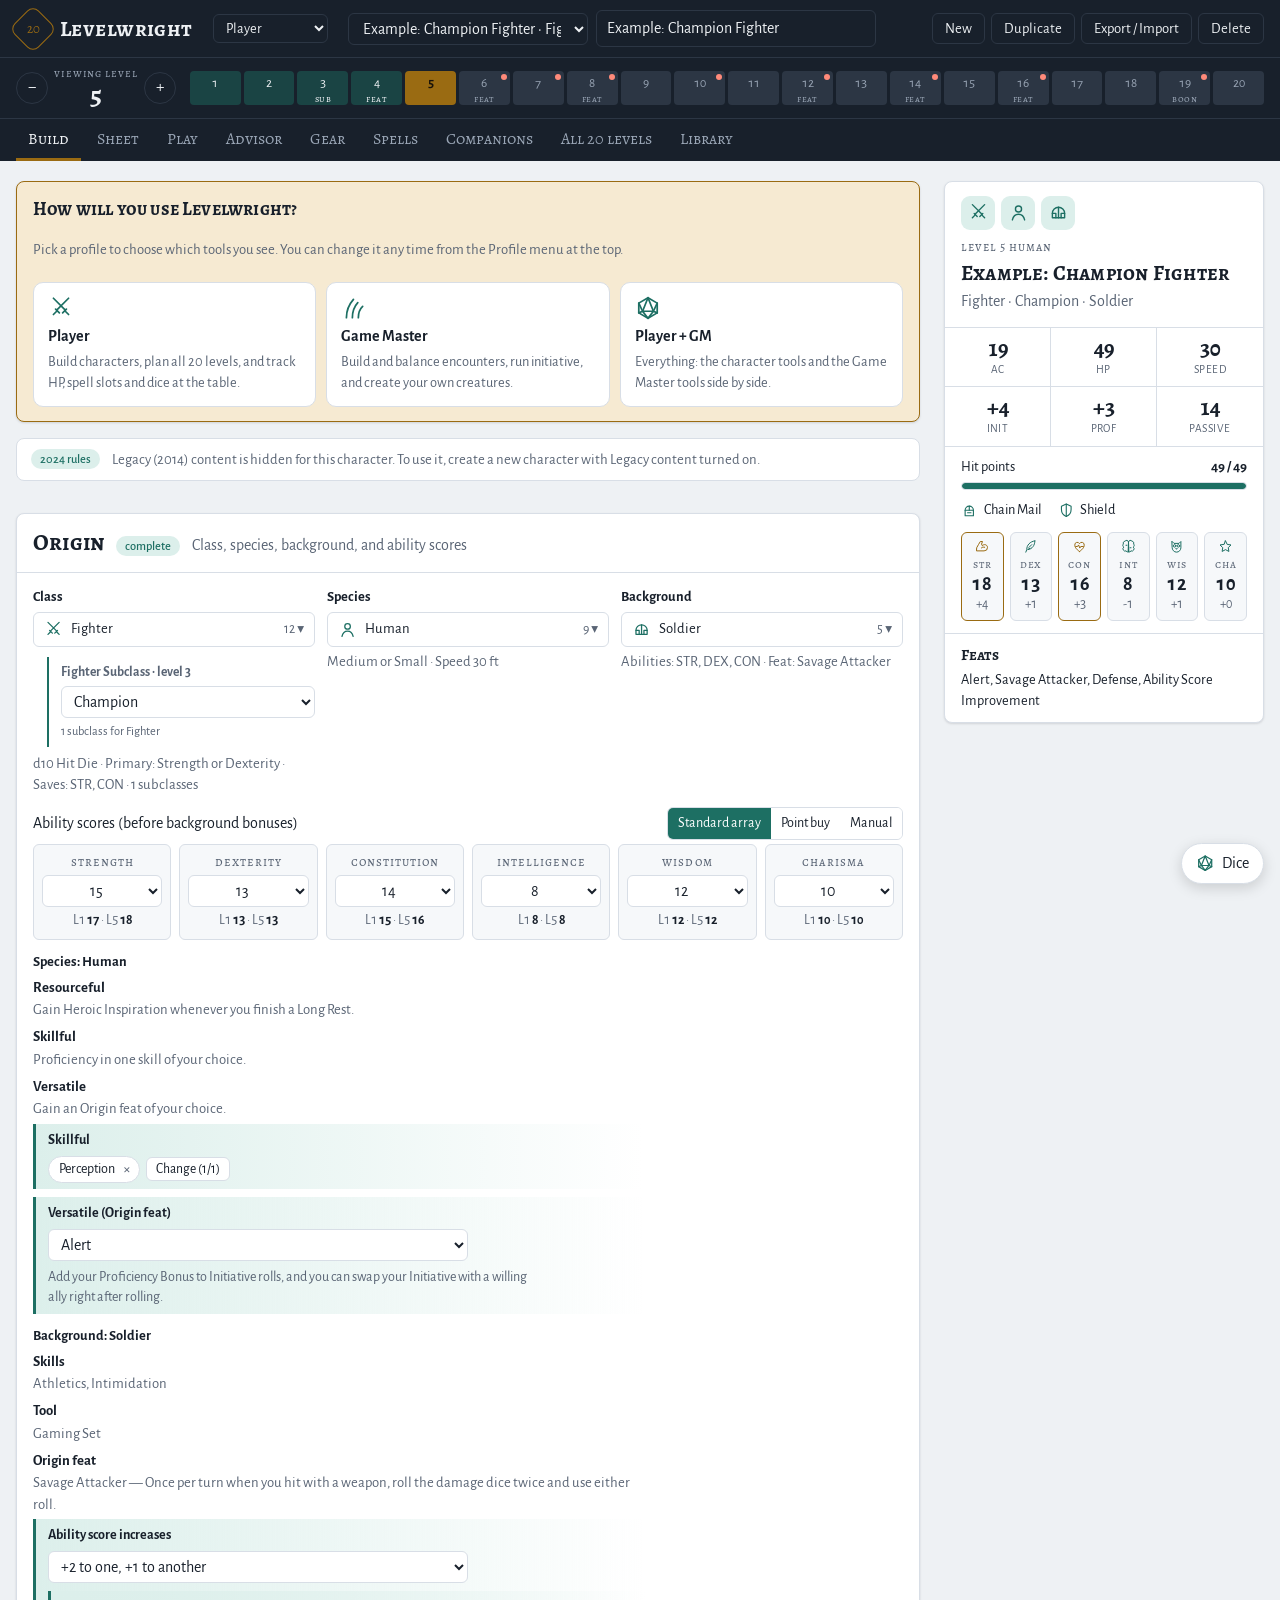
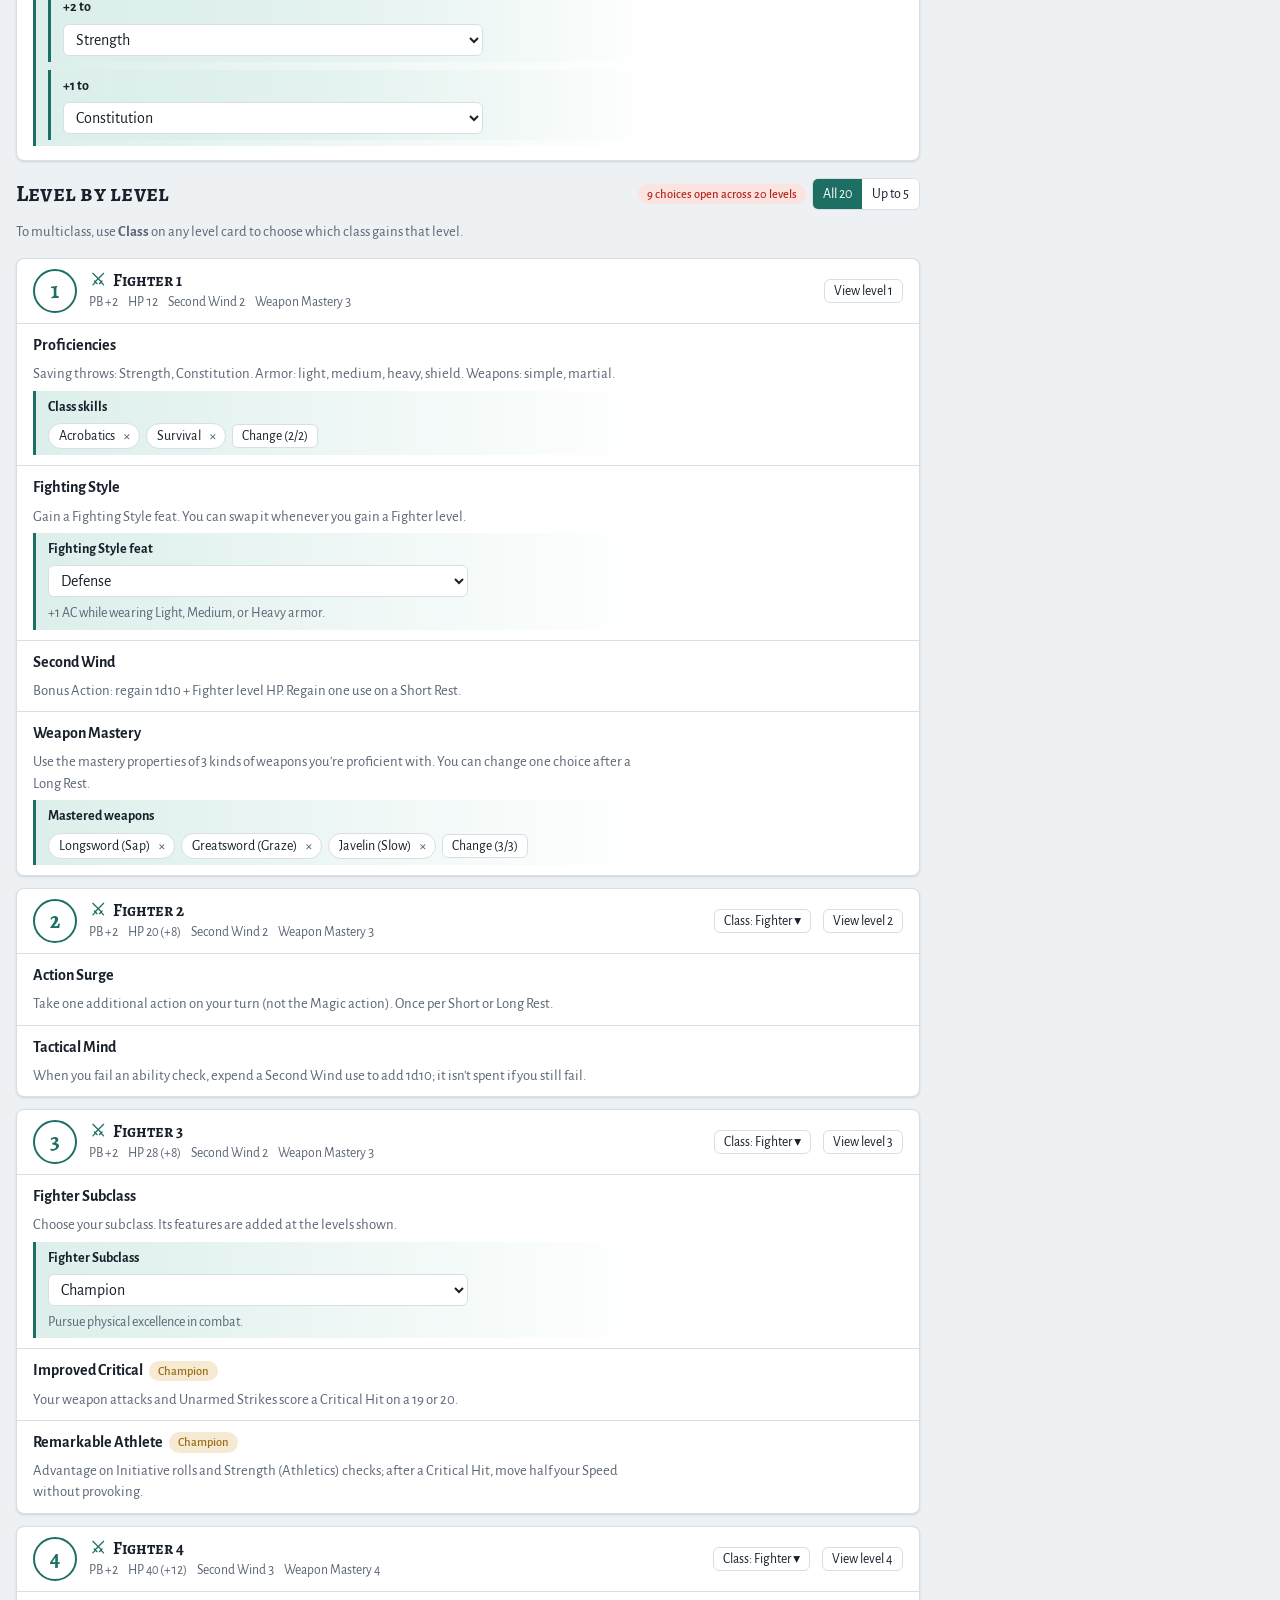
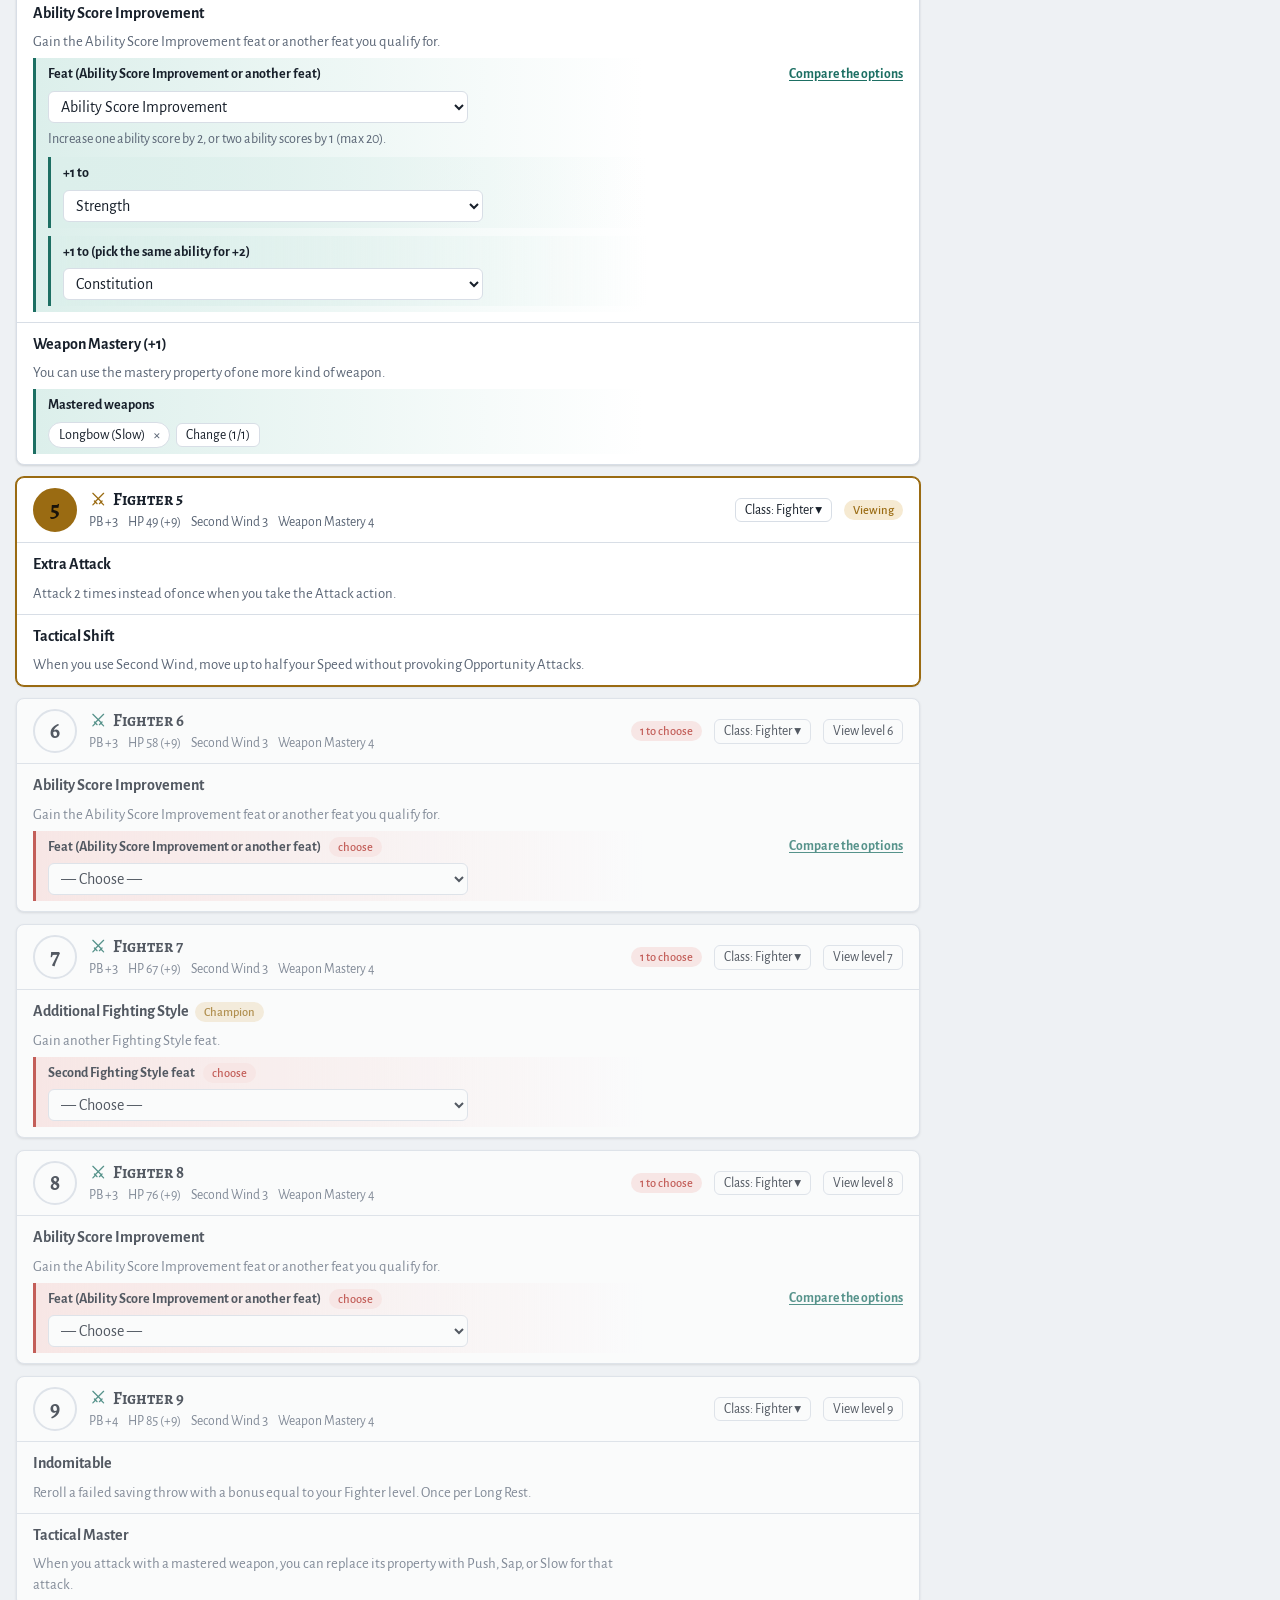
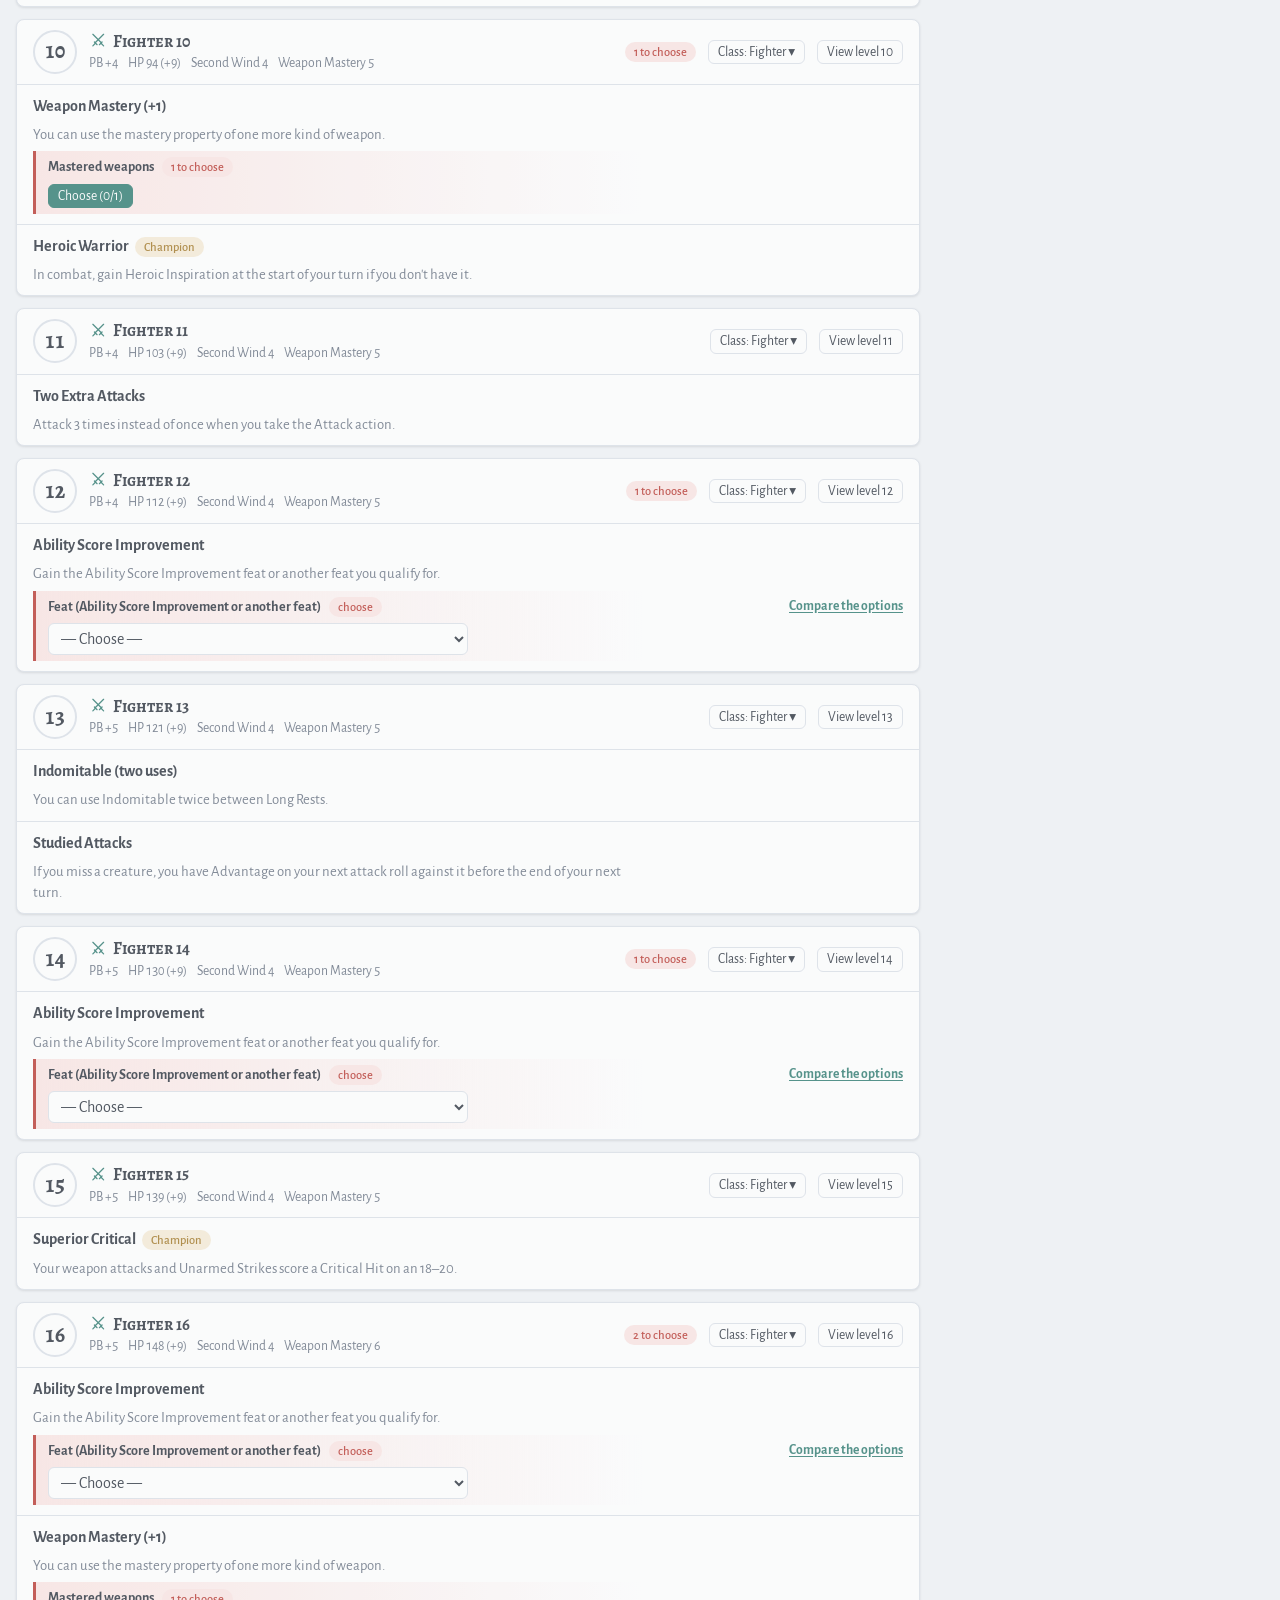
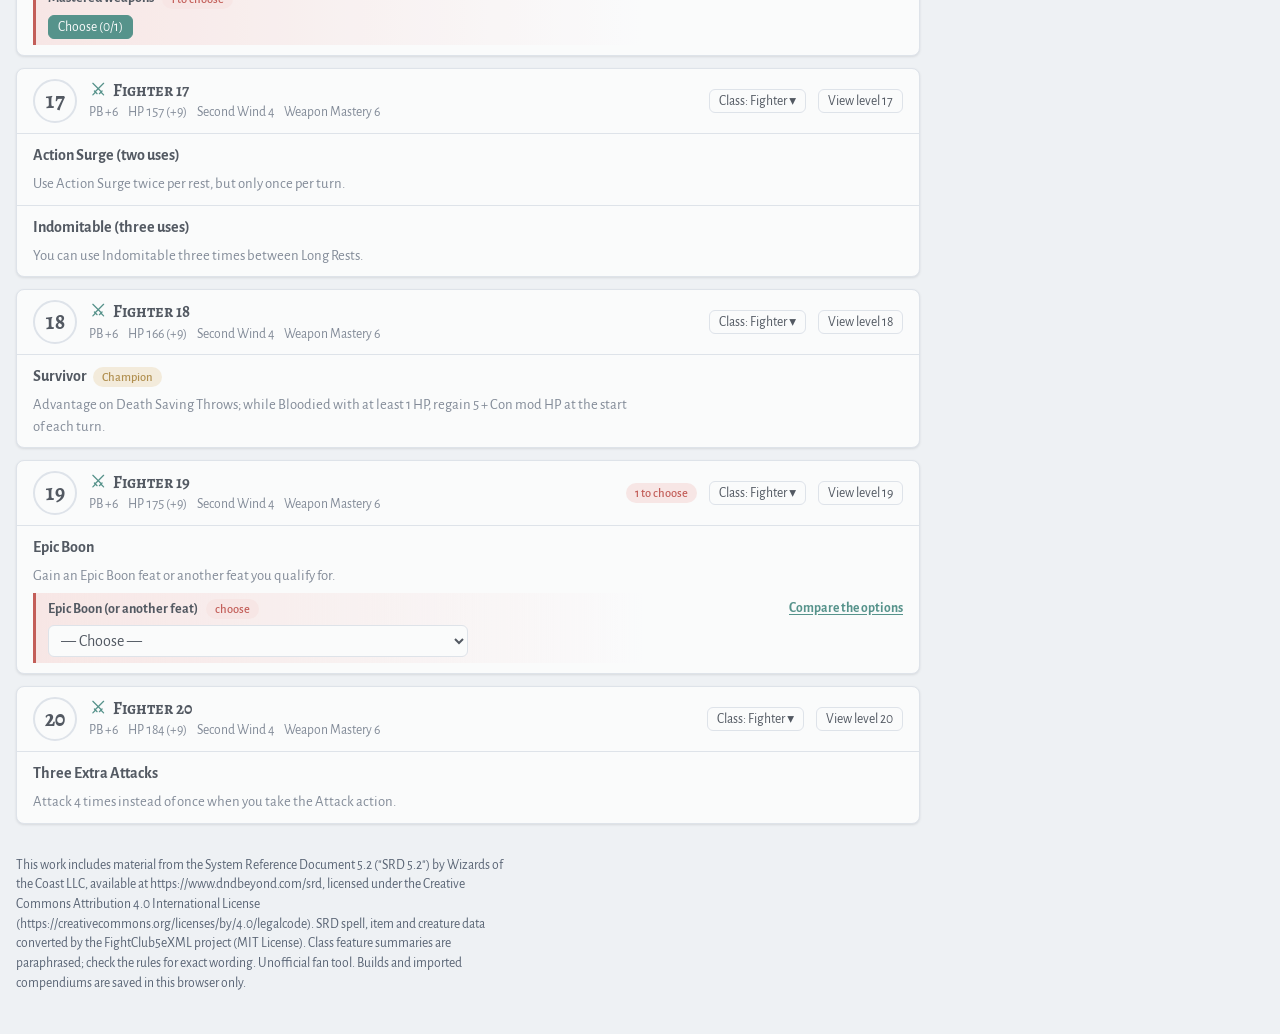
<file: builder/index.html>
<!DOCTYPE html>
<html lang="en">
<head>
<meta charset="utf-8">
<title>Levelwright 2024</title>
<meta name="claude:viewport-fit-sides" content="cover">
<meta name="description" content="Plan and compare D&amp;D 2024 (5.5e) character builds across all 20 levels.">
<meta name="viewport" content="width=device-width, initial-scale=1, viewport-fit=cover">
<link rel="preconnect" href="https://fonts.googleapis.com">
<link rel="stylesheet" href="https://fonts.googleapis.com/css2?family=Alegreya+SC:wght@500;700&family=Alegreya+Sans:ital,wght@0,400;0,500;0,700;1,400&display=swap">
<link rel="stylesheet" href="css/builder.css">
<link rel="manifest" href="manifest.webmanifest">
<link rel="icon" type="image/png" href="icons/favicon.png">
<link rel="apple-touch-icon" href="icons/apple-touch-icon.png">
<meta name="theme-color" content="#18202b" media="(prefers-color-scheme: light)">
<meta name="theme-color" content="#0b0f14" media="(prefers-color-scheme: dark)">
<meta name="apple-mobile-web-app-capable" content="yes">
<meta name="mobile-web-app-capable" content="yes">
<meta name="apple-mobile-web-app-title" content="Levelwright">
</head>
<body>
<header class="topbar">
  <div class="topbar-inner">
    <div class="brand"><span class="brand-mark" aria-hidden="true"><span>20</span></span><span class="brand-name">Levelwright</span></div>
    <div class="profile-box"><label class="sr" for="profile-select">Profile</label><select id="profile-select" title="Profile: which tools you see"></select></div>
    <div class="buildbar">
      <label class="sr" for="build-select">Saved builds</label>
      <select id="build-select" class="pc-only"></select>
      <label class="sr" for="build-name">Character name</label>
      <input id="build-name" class="pc-only" type="text" maxlength="60" placeholder="Character name">
      <div class="actions">
        <button type="button" class="btn pc-only" data-action="new">New</button>
        <button type="button" class="btn pc-only" data-action="copy">Duplicate</button>
        <button type="button" class="btn" data-action="io">Export / Import</button>
        <button type="button" class="btn btn-danger pc-only" data-action="delete" id="delete-btn">Delete</button>
        <button type="button" class="btn btn-primary" data-action="install" id="install-btn" hidden>Install app</button>
        <button type="button" class="btn btn-primary" data-action="reload" id="update-btn" hidden>Update ready · Reload</button>
        <span class="pill net-pill" id="net-pill" role="status" hidden>Offline</span>
      </div>
    </div>
  </div>
  <div class="levelbar pc-only">
    <div class="levelbar-inner">
      <div class="level-readout">
        <button type="button" class="step" data-action="level-down" aria-label="Previous level">&minus;</button>
        <div class="level-now"><span class="eyebrow">Viewing level</span><strong id="level-now">1</strong></div>
        <button type="button" class="step" data-action="level-up" aria-label="Next level">+</button>
      </div>
      <ol class="rail" id="rail" aria-label="Levels 1 to 20"></ol>
    </div>
  </div>
  <nav class="tabs" aria-label="Views">
    <div class="tabs-inner" id="tabs"></div>
  </nav>
</header>

<main class="page">
  <div class="cols">
    <div id="primary" class="primary"></div>
    <aside id="summary" class="summary" aria-label="Character at the viewed level"></aside>
  </div>
  <footer class="foot">
    This work includes material from the System Reference Document 5.2 ("SRD 5.2") by Wizards of the Coast LLC, available at https://www.dndbeyond.com/srd, licensed under the Creative Commons Attribution 4.0 International License (https://creativecommons.org/licenses/by/4.0/legalcode).
    SRD spell, item and creature data converted by the FightClub5eXML project (MIT License). Class feature summaries are paraphrased; check the rules for exact wording.
    Unofficial fan tool. Builds and imported compendiums are saved in this browser only.
  </footer>
</main>

<div id="modal" class="modal" hidden></div>
<div id="print-root" hidden></div>

<script src="js/vendor/jszip.min.js"></script>
<script src="js/data/rules.js"></script>
<script src="js/data/spells.js"></script>
<script src="js/data/classes.js"></script>
<script src="js/engine.js"></script>
<script src="js/fc5.js"></script>
<script src="js/data/srd-content.js"></script>
<script src="js/content.js"></script>
<script src="js/github.js"></script>
<script src="js/icons.js"></script>
<script src="js/play.js"></script>
<script src="js/gm-rules.js"></script>
<script src="js/gm.js"></script>
<script src="js/advisor.js"></script>
<script src="js/print.js"></script>
<script src="js/app.js"></script>
</body>
</html>
</file>
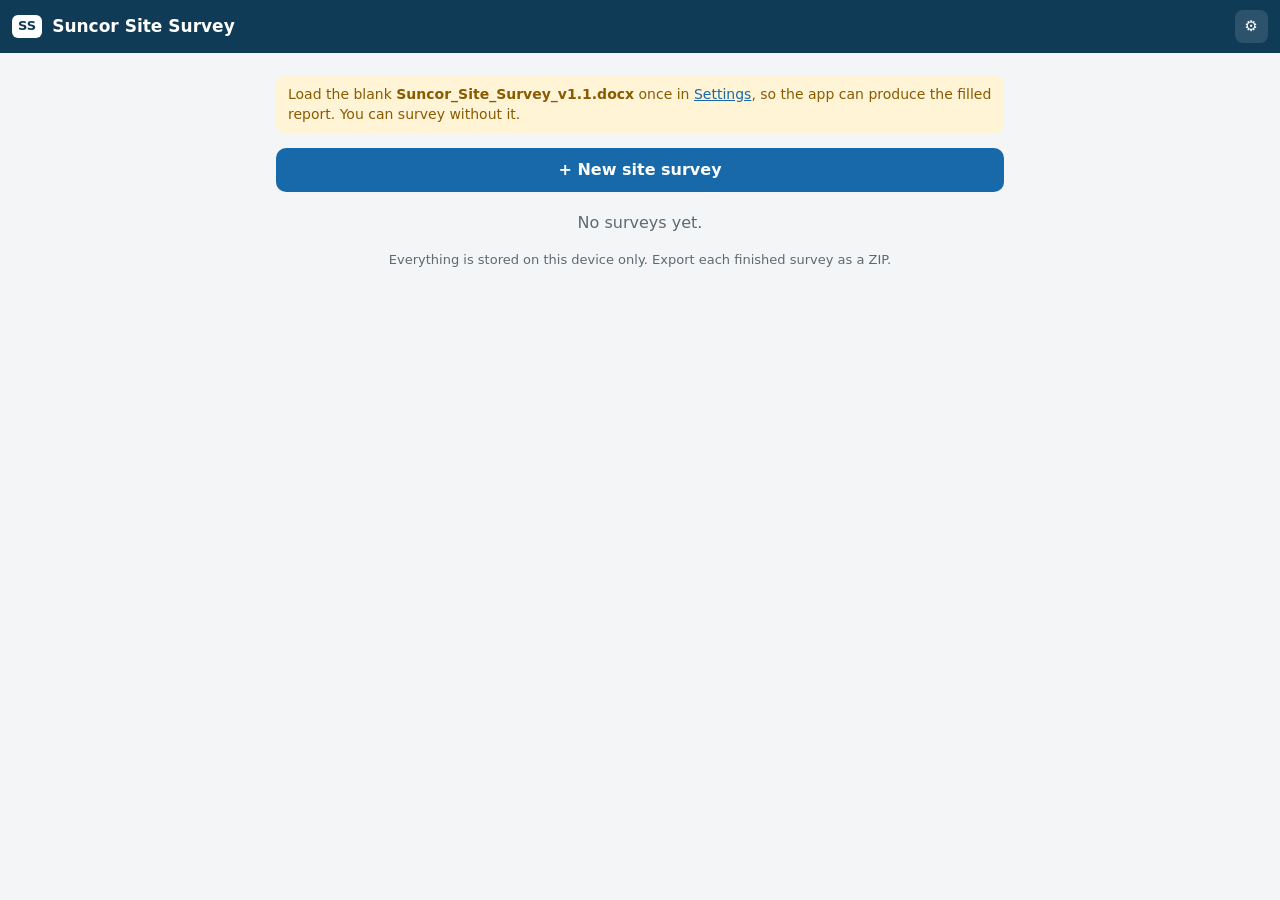
<file: suncor-survey/index.html>
<!doctype html>
<html lang="en">
<head>
  <meta charset="utf-8">
  <meta name="viewport" content="width=device-width, initial-scale=1, viewport-fit=cover">
  <title>Suncor Site Survey</title>
  <meta name="description" content="Field app for the Suncor dealer site survey: guided capture, auto-named photos, filled Word report.">
  <meta name="theme-color" content="#0f3b57">
  <link rel="manifest" href="manifest.webmanifest">
  <link rel="icon" href="icons/icon-192.png">
  <link rel="apple-touch-icon" href="icons/icon-192.png">
  <meta name="apple-mobile-web-app-capable" content="yes">
  <link rel="stylesheet" href="css/app.css">
</head>
<body>
  <div id="app"><main><p class="muted">Loading…</p></main></div>
  <div id="toast" role="status" aria-live="polite"></div>
  <noscript>This app needs JavaScript.</noscript>
  <script src="js/vendor/jszip.min.js"></script>
  <script src="js/schema.js"></script>
  <script src="js/model.js"></script>
  <script src="js/docx-fill.js"></script>
  <script src="js/store.js"></script>
  <script src="js/app.js"></script>
</body>
</html>
</file>
<file: builder/css/builder.css>
/* Layout: sticky header with a 20-level rail; timeline of level cards beside a sticky character summary. */
:root {
  --bg: #eef1f4;
  --surface: #ffffff;
  --surface-2: #f6f8fa;
  --ink: #18202b;
  --muted: #5a6575;
  --line: #d8dee6;
  --accent: #1d6f63;
  --accent-ink: #ffffff;
  --accent-soft: #dcefeb;
  --gold: #9a6b12;
  --gold-soft: #f6ead2;
  --bad: #b3261e;
  --bad-soft: #fbe3e0;
  --header: #18202b;
  --header-ink: #eef1f4;
  --header-muted: #9aa6b6;
  --header-line: #2c3644;
  --font-display: "Alegreya SC", "Palatino Linotype", Palatino, Georgia, serif;
  --font-body: "Alegreya Sans", "Segoe UI", system-ui, -apple-system, sans-serif;
  --radius: 8px;
  --shadow: 0 1px 2px rgba(16, 24, 40, .06), 0 1px 3px rgba(16, 24, 40, .08);
}
@media (prefers-color-scheme: dark) {
  :root:not([data-theme="light"]) {
    --bg: #11161d; --surface: #182029; --surface-2: #1d2631; --ink: #e5e9ef; --muted: #98a3b3; --line: #2b3542;
    --accent: #4db3a2; --accent-ink: #0d1a17; --accent-soft: #173a35; --gold: #e0ac4b; --gold-soft: #3a2e17;
    --bad: #f2867c; --bad-soft: #3d1c1a; --header: #0b0f14; --header-ink: #e5e9ef; --header-muted: #8794a5; --header-line: #232c38;
    --shadow: 0 1px 2px rgba(0, 0, 0, .4);
    color-scheme: dark;
  }
}
:root[data-theme="dark"] {
  --bg: #11161d; --surface: #182029; --surface-2: #1d2631; --ink: #e5e9ef; --muted: #98a3b3; --line: #2b3542;
  --accent: #4db3a2; --accent-ink: #0d1a17; --accent-soft: #173a35; --gold: #e0ac4b; --gold-soft: #3a2e17;
  --bad: #f2867c; --bad-soft: #3d1c1a; --header: #0b0f14; --header-ink: #e5e9ef; --header-muted: #8794a5; --header-line: #232c38;
  --shadow: 0 1px 2px rgba(0, 0, 0, .4);
  color-scheme: dark;
}

* { box-sizing: border-box; }
[hidden] { display: none !important; }
html { -webkit-text-size-adjust: 100%; }
body {
  margin: 0; background: var(--bg); color: var(--ink);
  font-family: var(--font-body); font-size: 16px; line-height: 1.45;
}
body::before { content: ""; position: fixed; inset: 0 0 auto; height: env(safe-area-inset-top, 0px); z-index: 30; background: var(--header); }
h1, h2, h3, h4 { font-family: var(--font-display); font-weight: 700; margin: 0; text-wrap: balance; letter-spacing: .01em; }
h2 { font-size: 1.45rem; }
h3 { font-size: 1.15rem; }
p { margin: 0; }
button, input, select, textarea { font: inherit; color: inherit; }
:focus-visible { outline: 2px solid var(--accent); outline-offset: 2px; }
.sr { position: absolute; width: 1px; height: 1px; overflow: hidden; clip: rect(0 0 0 0); white-space: nowrap; }
.eyebrow { font-family: var(--font-display); font-size: .78rem; letter-spacing: .08em; text-transform: lowercase; color: var(--muted); }
.muted { color: var(--muted); }
.num { font-variant-numeric: tabular-nums; }

/* ---------- Header ---------- */
.topbar { position: sticky; top: env(safe-area-inset-top, 0px); z-index: 20; background: var(--header); color: var(--header-ink); }
.topbar-inner, .levelbar-inner, .tabs-inner, .page {
  max-width: 1320px; margin: 0 auto;
  padding-left: max(16px, env(safe-area-inset-left, 0px)); padding-right: max(16px, env(safe-area-inset-right, 0px));
}
.topbar-inner { display: flex; flex-wrap: wrap; align-items: center; gap: 10px 20px; padding-block: 10px; }
.brand { display: flex; align-items: center; gap: 10px; }
.brand-mark {
  font-family: var(--font-display); font-size: .8rem; width: 34px; height: 34px; display: grid; place-items: center;
  border: 1.5px solid var(--gold); color: var(--gold); border-radius: 8px; transform: rotate(45deg);
}
.brand-mark > span { transform: rotate(-45deg); }
.brand-name { font-family: var(--font-display); font-size: 1.35rem; font-weight: 700; letter-spacing: .02em; }
.buildbar { display: flex; flex-wrap: wrap; align-items: center; gap: 8px; flex: 1; min-width: 0; }
.buildbar select, .buildbar input[type="text"] {
  background: transparent; border: 1px solid var(--header-line); color: var(--header-ink);
  border-radius: 6px; padding: 6px 10px; min-width: 0;
}
.buildbar select option { color: #18202b; background: #fff; }
#build-select { max-width: 240px; }
#build-name { flex: 1 1 160px; max-width: 280px; }
.actions { display: flex; flex-wrap: wrap; gap: 6px; margin-left: auto; }
.topbar .btn { border-color: var(--header-line); color: var(--header-ink); background: transparent; }
.topbar .btn:hover { border-color: var(--header-muted); }
.topbar .btn-danger.armed { background: #b3261e; border-color: #b3261e; color: #fff; }

.levelbar { border-top: 1px solid var(--header-line); }
.levelbar-inner { display: flex; align-items: center; gap: 14px; padding-block: 8px; }
.level-readout { display: flex; align-items: center; gap: 6px; flex: none; }
.level-now { display: grid; text-align: center; min-width: 74px; }
.level-now .eyebrow { color: var(--header-muted); font-size: .7rem; }
.level-now strong { font-family: var(--font-display); font-size: 1.7rem; line-height: 1; font-variant-numeric: tabular-nums; }
.step { width: 32px; height: 32px; border-radius: 50%; border: 1px solid var(--header-line); background: transparent; color: var(--header-ink); cursor: pointer; font-size: 1.1rem; }
.step:hover { border-color: var(--gold); }

.rail { list-style: none; margin: 0; padding: 0; display: grid; grid-template-columns: repeat(20, minmax(0, 1fr)); gap: 3px; flex: 1; min-width: 0; }
.rail button {
  width: 100%; border: 0; border-radius: 4px; cursor: pointer; padding: 5px 0 4px; position: relative;
  background: var(--header-line); color: var(--header-muted); font-variant-numeric: tabular-nums; font-size: .82rem; line-height: 1.2;
  display: grid; justify-items: center; gap: 2px;
}
.rail button .mk { font-size: .6rem; letter-spacing: .04em; height: .8em; font-family: var(--font-display); }
.rail li.reached button { background: color-mix(in srgb, var(--accent) 45%, var(--header)); color: var(--header-ink); }
.rail li.current button { background: var(--gold); color: #18120a; font-weight: 700; }
.rail li.todo button::after { content: ""; position: absolute; top: 3px; right: 3px; width: 6px; height: 6px; border-radius: 50%; background: #ff8a7a; }

.tabs { border-top: 1px solid var(--header-line); }
.tabs-inner { display: flex; gap: 4px; overflow-x: auto; }
.tab {
  background: none; border: 0; border-bottom: 3px solid transparent; color: var(--header-muted); padding: 9px 12px 7px;
  cursor: pointer; font-family: var(--font-display); font-size: 1rem; white-space: nowrap;
}
.tab[aria-selected="true"] { color: var(--header-ink); border-bottom-color: var(--gold); }

/* ---------- Page layout ---------- */
.page { padding-block: 20px 40px; }
.cols { display: grid; grid-template-columns: minmax(0, 1fr) 320px; gap: 24px; align-items: start; }
.cols.wide { grid-template-columns: minmax(0, 1fr); }
.cols.wide .summary { display: none; }
.primary { min-width: 0; display: grid; gap: 16px; }
.summary { position: sticky; top: 168px; display: grid; gap: 12px; min-width: 0; }
.foot { margin-top: 32px; font-size: .85rem; color: var(--muted); max-width: 70ch; overflow-wrap: anywhere; }
@media (max-width: 980px) {
  .cols { grid-template-columns: minmax(0, 1fr); }
  .summary { position: static; order: -1; }
  .summary .sum-detail { display: none; }
}
@media (max-width: 700px) {
  .topbar { position: static; }
  .brand { width: 100%; }
  .buildbar { flex-basis: 100%; }
  .levelbar-inner { flex-direction: column; align-items: stretch; gap: 6px; }
  .level-readout { justify-content: center; }
  .rail { grid-template-columns: repeat(10, minmax(0, 1fr)); }
  .actions { margin-left: 0; }
  #build-select { max-width: none; flex: 1 1 140px; }
  .summary { position: static; }
}

/* ---------- Generic pieces ---------- */
.card { background: var(--surface); border: 1px solid var(--line); border-radius: var(--radius); box-shadow: var(--shadow); }
.card-head { display: flex; flex-wrap: wrap; align-items: baseline; gap: 6px 12px; padding: 12px 16px; border-bottom: 1px solid var(--line); }
.card-body { padding: 14px 16px; display: grid; gap: 12px; }
.btn {
  border: 1px solid var(--line); background: var(--surface); color: var(--ink); border-radius: 6px; padding: 6px 12px;
  cursor: pointer; font-size: .92rem; line-height: 1.2;
}
.btn:hover { border-color: var(--accent); }
.btn-primary { background: var(--accent); border-color: var(--accent); color: var(--accent-ink); }
.btn-small { padding: 3px 9px; font-size: .85rem; }
.pill { display: inline-flex; align-items: center; gap: 4px; border-radius: 999px; padding: 1px 9px; font-size: .78rem; font-weight: 500; white-space: nowrap; }
.pill-todo { background: var(--bad-soft); color: var(--bad); }
.pill-ok { background: var(--accent-soft); color: var(--accent); }
.pill-gold { background: var(--gold-soft); color: var(--gold); }
.pill-plain { background: var(--surface-2); color: var(--muted); border: 1px solid var(--line); }
.field { display: grid; gap: 4px; min-width: 0; }
.field > label, .field > .label { font-weight: 700; font-size: .9rem; }
select, input[type="text"], input[type="number"], textarea {
  background: var(--surface); border: 1px solid var(--line); border-radius: 6px; padding: 6px 8px; max-width: 100%; min-width: 0;
}
.grid-3 { display: grid; grid-template-columns: repeat(3, minmax(0, 1fr)); gap: 12px; }
.gear-grid { display: grid; grid-template-columns: repeat(auto-fit, minmax(150px, 1fr)); gap: 10px; }
@media (max-width: 700px) { .grid-3 { grid-template-columns: minmax(0, 1fr); } }
.desc { color: var(--muted); font-size: .92rem; max-width: 75ch; }
.warn-list { margin: 0; padding-left: 18px; color: var(--bad); font-size: .9rem; }

/* ---------- Origin ---------- */
.abilities-edit { display: grid; grid-template-columns: repeat(6, minmax(0, 1fr)); gap: 8px; }
@media (max-width: 700px) { .abilities-edit { grid-template-columns: repeat(3, minmax(0, 1fr)); } }
.ab-edit { border: 1px solid var(--line); border-radius: 6px; padding: 8px; display: grid; gap: 4px; justify-items: center; background: var(--surface-2); }
.ab-edit .eyebrow { font-size: .8rem; }
.ab-edit select, .ab-edit input { width: 100%; text-align: center; }
.ab-edit .final { font-variant-numeric: tabular-nums; font-size: .85rem; color: var(--muted); }
.ab-edit .final b { color: var(--ink); }
.traits { display: grid; gap: 6px; margin: 0; }
.traits div { display: grid; gap: 1px; }
.traits dt { font-weight: 700; font-size: .92rem; }
.traits dd { margin: 0; color: var(--muted); font-size: .9rem; }

/* ---------- Timeline ---------- */
.timeline { display: grid; gap: 12px; }
.lvl { scroll-margin-top: 180px; }
.lvl.ahead { opacity: .72; }
.lvl.ahead:hover, .lvl.ahead:focus-within { opacity: 1; }
.lvl.current { border-color: var(--gold); box-shadow: 0 0 0 1px var(--gold), var(--shadow); }
.lvl-head { display: flex; align-items: center; gap: 12px; padding: 10px 16px; border-bottom: 1px solid var(--line); flex-wrap: wrap; }
.lvl-num {
  font-family: var(--font-display); font-weight: 700; font-size: 1.4rem; width: 44px; height: 44px; flex: none;
  display: grid; place-items: center; border-radius: 50%; border: 2px solid var(--line); font-variant-numeric: tabular-nums;
}
.lvl.reached .lvl-num { border-color: var(--accent); color: var(--accent); }
.lvl.current .lvl-num { border-color: var(--gold); background: var(--gold); color: #18120a; }
.lvl-title { display: grid; flex: 1; min-width: 0; }
.lvl-title strong { font-family: var(--font-display); font-size: 1.05rem; }
.lvl-stats { display: flex; gap: 10px; font-size: .85rem; color: var(--muted); font-variant-numeric: tabular-nums; flex-wrap: wrap; }
.feat-list { display: grid; }
.feature { padding: 10px 16px; display: grid; gap: 6px; border-top: 1px solid var(--line); }
.feature:first-child { border-top: 0; }
.feature-name { font-weight: 700; display: flex; flex-wrap: wrap; gap: 6px; align-items: center; }
.choice { display: grid; gap: 6px; border-left: 3px solid var(--accent); padding: 6px 0 6px 12px; background: linear-gradient(90deg, var(--accent-soft), transparent 70%); border-radius: 0 6px 6px 0; }
.choice.todo { border-left-color: var(--bad); background: linear-gradient(90deg, var(--bad-soft), transparent 70%); }
.choice.problem { border-left-color: var(--bad); }
.choice-label { font-size: .88rem; font-weight: 700; display: flex; gap: 8px; align-items: center; flex-wrap: wrap; }
.choice select { max-width: 420px; width: 100%; }
.choice .opt-desc { font-size: .88rem; color: var(--muted); max-width: 70ch; }
.choice .children { display: grid; gap: 8px; margin-top: 2px; }
.chips { display: flex; flex-wrap: wrap; gap: 6px; align-items: center; }
.chip {
  display: inline-flex; align-items: center; gap: 4px; border: 1px solid var(--line); background: var(--surface); border-radius: 999px;
  padding: 2px 4px 2px 10px; font-size: .88rem;
}
.chip.bad { border-color: var(--bad); color: var(--bad); }
.chip button { border: 0; background: none; cursor: pointer; color: var(--muted); padding: 0 4px; font-size: 1rem; line-height: 1; }
.problems { margin: 0; padding-left: 16px; font-size: .85rem; color: var(--bad); }
.toolbar { display: flex; flex-wrap: wrap; gap: 8px; align-items: center; justify-content: space-between; }
.seg { display: inline-flex; border: 1px solid var(--line); border-radius: 6px; overflow: hidden; }
.seg button { border: 0; background: var(--surface); padding: 5px 10px; cursor: pointer; font-size: .88rem; }
.seg button[aria-pressed="true"] { background: var(--accent); color: var(--accent-ink); }

/* ---------- Summary / sheet ---------- */
.sum-head { padding: 14px 16px; display: grid; gap: 2px; }
.sum-head h2 { font-size: 1.3rem; overflow-wrap: anywhere; }
.vitals { display: grid; grid-template-columns: repeat(3, minmax(0, 1fr)); border-top: 1px solid var(--line); }
.vital { padding: 8px 6px; text-align: center; border-right: 1px solid var(--line); border-bottom: 1px solid var(--line); display: grid; gap: 0; }
.vital:nth-child(3n) { border-right: 0; }
.vital b { font-family: var(--font-display); font-size: 1.45rem; line-height: 1.1; font-variant-numeric: tabular-nums; }
.vital span { font-size: .72rem; color: var(--muted); letter-spacing: .04em; text-transform: uppercase; }
.abil-row { display: grid; grid-template-columns: repeat(6, minmax(0, 1fr)); gap: 6px; padding: 12px 16px; }
.abil { text-align: center; border: 1px solid var(--line); border-radius: 6px; padding: 6px 2px; background: var(--surface-2); display: grid; }
.abil .eyebrow { font-size: .72rem; }
.abil .abil-ico { justify-self: center; width: 15px; height: 15px; margin-bottom: 2px; color: var(--accent); }
.abil.raised .abil-ico { color: var(--gold); }
.abil b { font-size: 1.25rem; font-variant-numeric: tabular-nums; line-height: 1.1; }
.abil small { color: var(--muted); font-variant-numeric: tabular-nums; }
.abil.raised { border-color: var(--gold); }
.sum-section { padding: 10px 16px; border-top: 1px solid var(--line); display: grid; gap: 4px; font-size: .9rem; }
.sum-section h3 { font-size: .95rem; }

.sheet-grid { display: grid; grid-template-columns: repeat(auto-fit, minmax(min(100%, 300px), 1fr)); gap: 16px; align-items: start; }
.rows { display: grid; }
.row { display: flex; justify-content: space-between; gap: 10px; padding: 4px 0; border-bottom: 1px dashed var(--line); font-size: .93rem; }
.row:last-child { border-bottom: 0; }
.row .v { font-variant-numeric: tabular-nums; font-weight: 700; white-space: nowrap; }
.prof-dot { display: inline-block; width: 9px; height: 9px; border-radius: 50%; border: 1.5px solid var(--muted); margin-right: 6px; vertical-align: middle; }
.prof-dot.p1 { background: var(--accent); border-color: var(--accent); }
.prof-dot.p2 { background: var(--gold); border-color: var(--gold); box-shadow: 0 0 0 2px var(--gold-soft); }
.table-wrap { overflow-x: auto; border: 1px solid var(--line); border-radius: var(--radius); background: var(--surface); }
table { border-collapse: collapse; width: 100%; font-size: .9rem; }
th, td { padding: 6px 8px; text-align: left; border-bottom: 1px solid var(--line); vertical-align: top; }
th { font-family: var(--font-display); font-weight: 700; font-size: .85rem; background: var(--surface-2); position: sticky; top: 0; white-space: nowrap; }
td.n, th.n { text-align: center; font-variant-numeric: tabular-nums; white-space: nowrap; }
tr.current td { background: var(--gold-soft); }
tr.ahead td { color: var(--muted); }
tbody tr { cursor: pointer; }
tbody tr:hover td { background: var(--surface-2); }
.prog td.feats { min-width: 260px; }
.prog .chosen { color: var(--accent); }
.slots { display: flex; flex-wrap: wrap; gap: 4px; }
.slot { border: 1px solid var(--line); border-radius: 4px; padding: 0 5px; font-size: .78rem; font-variant-numeric: tabular-nums; background: var(--surface-2); white-space: nowrap; }
.feature-ref { display: grid; gap: 2px; padding: 6px 0; border-bottom: 1px dashed var(--line); }
.feature-ref:last-child { border-bottom: 0; }
.feature-ref b { font-size: .95rem; }
.feature-ref span { font-size: .88rem; color: var(--muted); }

/* ---------- Spells ---------- */
.spell-groups { display: grid; gap: 10px; }
.spell-group h4 { font-family: var(--font-display); font-size: .95rem; margin-bottom: 4px; }

/* ---------- Modal ---------- */
.modal { position: fixed; inset: 0; z-index: 50; background: rgba(8, 12, 18, .55); display: grid; place-items: center; padding: max(16px, env(safe-area-inset-top, 0px)) max(16px, env(safe-area-inset-right, 0px)) max(16px, env(safe-area-inset-bottom, 0px)) max(16px, env(safe-area-inset-left, 0px)); }
.dialog { background: var(--surface); color: var(--ink); border-radius: 10px; width: min(640px, 100%); max-height: 100%; display: grid; grid-template-rows: auto auto minmax(0, 1fr) auto; overflow: hidden; box-shadow: 0 20px 50px rgba(0, 0, 0, .35); }
.dialog-head { padding: 14px 16px 8px; display: flex; justify-content: space-between; gap: 10px; align-items: baseline; }
.dialog-tools { padding: 0 16px 10px; display: flex; gap: 8px; }
.dialog-tools input { flex: 1; }
.dialog-list { overflow-y: auto; padding: 0 8px 8px; border-top: 1px solid var(--line); }
.dialog-foot { padding: 10px 16px; border-top: 1px solid var(--line); display: flex; justify-content: flex-end; gap: 8px; flex-wrap: wrap; }
.pick { display: grid; grid-template-columns: auto minmax(0, 1fr); gap: 2px 10px; padding: 8px; border-radius: 6px; cursor: pointer; align-items: start; }
.pick:hover { background: var(--surface-2); }
.pick input { margin-top: 4px; }
.pick .pick-desc { grid-column: 2; font-size: .86rem; color: var(--muted); }
.pick.unavail { opacity: .55; cursor: not-allowed; }
.pick-group { font-family: var(--font-display); font-weight: 700; padding: 10px 8px 2px; color: var(--muted); }
textarea.io { width: 100%; min-height: 220px; font-family: ui-monospace, SFMono-Regular, Menlo, monospace; font-size: .8rem; }
@media (prefers-reduced-motion: no-preference) {
  .lvl, .choice { transition: opacity .15s ease, background-color .15s ease; }
}

/* ---------- Long text, links, toggles ---------- */
.prose p { margin: 0 0 .5em; }
.prose p:last-child { margin-bottom: 0; }
details.more summary { cursor: pointer; list-style: none; }
details.more summary::-webkit-details-marker { display: none; }
details.more[open] summary .desc { display: none; }
.more-link { color: var(--accent); font-size: .88rem; font-weight: 500; white-space: nowrap; }
.linklike { background: none; border: 0; padding: 0; color: var(--accent); cursor: pointer; font: inherit; text-decoration: underline; text-underline-offset: 2px; text-align: left; }
.toggle { display: flex; gap: 8px; align-items: center; font-size: .92rem; }
.notice { border-color: var(--gold); background: var(--gold-soft); }
.file-btn { cursor: pointer; display: inline-flex; align-items: center; }
.btn-danger.armed { background: var(--bad); border-color: var(--bad); color: var(--surface); }

/* ---------- Gear ---------- */
input.qty { width: 4.5em; text-align: center; }
.add-custom { display: flex; gap: 8px; flex-wrap: wrap; }
.add-custom input { flex: 1 1 220px; }

/* ---------- Stat blocks ---------- */
.statblock { display: grid; gap: 6px; font-size: .93rem; border-top: 2px solid var(--gold); padding-top: 8px; min-width: 0; }
.sb-type { font-style: italic; color: var(--muted); }
.sb-props { display: grid; gap: 2px; }
.sb-abilities { display: grid; grid-template-columns: repeat(6, minmax(0, 1fr)); gap: 4px; padding: 6px 0; border-block: 1px solid var(--line); }
.sb-abilities div { display: grid; justify-items: center; font-variant-numeric: tabular-nums; }
.sb-abilities .eyebrow { font-size: .72rem; }
.sb-abilities small { color: var(--muted); }
.sb-h { font-family: var(--font-display); font-size: 1rem; color: var(--gold); border-bottom: 1px solid var(--line); margin-top: 6px; }
.sb-entry p { margin: 0 0 .35em; display: inline; }
.sb-entry { margin-bottom: 4px; }
.sb-src { font-size: .82rem; }

/* ---------- Library ---------- */
.lib-cats { flex-wrap: wrap; }
.lib-list { display: grid; border: 1px solid var(--line); border-radius: var(--radius); overflow: hidden; }
.lib-row {
  display: grid; grid-template-columns: minmax(0, 1.2fr) minmax(0, 1fr) minmax(0, 1fr); gap: 4px 12px; align-items: baseline;
  text-align: left; background: var(--surface); border: 0; border-bottom: 1px solid var(--line); padding: 8px 12px; cursor: pointer; font: inherit; color: inherit;
}
.lib-row:last-child { border-bottom: 0; }
.lib-row:hover { background: var(--surface-2); }
.lib-src { color: var(--muted); font-size: .82rem; text-align: right; }
@media (max-width: 700px) { .lib-row { grid-template-columns: minmax(0, 1fr); } .lib-src { text-align: left; } }
.pick-row { width: 100%; background: none; border: 0; text-align: left; font: inherit; color: inherit; grid-template-columns: minmax(0, 1fr); }
.pick-row .pick-desc { grid-column: 1; }
.detail-body { padding: 12px 16px; }
.detail-body h4 { font-family: var(--font-display); margin: 10px 0 4px; }
.feat-index { margin: 0; padding-left: 18px; display: grid; gap: 4px; font-size: .92rem; }

/* ---------- Pickers and filters ---------- */
.picker-btn { display: flex; justify-content: space-between; align-items: center; gap: 10px; width: 100%; max-width: 420px; text-align: left; padding: 7px 10px; }
.picker-btn > span:first-child { min-width: 0; overflow: hidden; text-overflow: ellipsis; white-space: nowrap; }
.picker-btn .muted { flex: none; font-size: .85rem; }
.picker-btn.btn-primary .muted { color: inherit; opacity: .8; }
.dialog { grid-template-rows: auto auto auto minmax(0, 1fr) auto; }
.dialog-filters { display: flex; flex-wrap: wrap; gap: 8px; padding: 0 16px 10px; align-items: end; }
.mini-field { display: grid; gap: 2px; font-size: .78rem; color: var(--muted); flex: 1 1 130px; min-width: 0; }
.mini-field select { font-size: .88rem; padding: 4px 6px; width: 100%; }
.more-row { padding: 10px 12px; display: flex; gap: 10px; align-items: center; flex-wrap: wrap; }
.pick-row.on { background: var(--accent-soft); }
.pick-row:disabled { cursor: not-allowed; }
@media (max-width: 700px) {
  .dialog-filters { max-height: 30vh; overflow-y: auto; }
  .mini-field { flex-basis: calc(50% - 8px); }
}

/* ---------- Subrace dropdown under the species picker ---------- */
.subfield { display: grid; gap: 4px; margin: 6px 0 2px 14px; padding: 6px 0 6px 12px; border-left: 2px solid var(--accent); max-width: 406px; }
.subfield.todo { border-left-color: var(--bad); }
.subfield label { font-size: .85rem; font-weight: 700; color: var(--muted); display: flex; gap: 6px; align-items: center; flex-wrap: wrap; }
.subfield select { width: 100%; }
.sub-count { font-size: .78rem; }

/* ---------- Multiclass ---------- */
.rail li.other button { box-shadow: inset 0 -3px 0 var(--accent); }
.rail li.other.current button { box-shadow: inset 0 -3px 0 #18120a; }
.lvl-char { font-family: var(--font-body); font-weight: 400; font-size: .85rem; }
.mc-warn { padding: 8px 16px 0 34px; }
.mc-hint { margin-top: -6px; }

/* ---------- Spell history and swaps ---------- */
.spell-changes { border-top: 1px solid var(--line); padding-top: 10px; display: grid; gap: 6px; }
.changes { font-size: .92rem; }
.changes .add, .hist .add { color: var(--accent); font-weight: 500; }
.changes .rem, .hist .rem { color: var(--bad); text-decoration: line-through; text-decoration-thickness: 1px; }
.spell-history summary { cursor: pointer; font-weight: 700; font-size: .9rem; }
.spell-history .rows { margin-top: 6px; }
.spell-history .row { justify-content: flex-start; gap: 12px; align-items: baseline; }
.spell-history .row.here { background: var(--gold-soft); }
.spell-history .row .linklike { white-space: nowrap; font-weight: 700; }
.hist { font-size: .9rem; }
.chip.new { border-color: var(--accent); }
.chip-new { font-size: .7rem; text-transform: uppercase; letter-spacing: .06em; color: var(--accent); font-weight: 700; }

/* ---------- Printable sheet: always paper-white, independent of theme ---------- */
:root { --paper: #ffffff; --paper-ink: #16181c; --paper-muted: #5b6270; --paper-line: #b9bec7; --paper-soft: #f1f2f4; --paper-bg: #8a919c; }
#print-root { position: fixed; inset: 0; z-index: 60; overflow-y: auto; background: var(--paper-bg); }
body.printing { overflow: hidden; }
.ps-toolbar { position: sticky; top: 0; z-index: 2; background: var(--header); color: var(--header-ink); padding-block: 10px; padding-top: max(10px, env(safe-area-inset-top, 0px));
  padding-left: max(16px, env(safe-area-inset-left, 0px)); padding-right: max(16px, env(safe-area-inset-right, 0px)); }
.ps-toolbar-inner { display: flex; flex-wrap: wrap; gap: 8px 12px; align-items: center; max-width: 8.5in; margin: 0 auto; }
.ps-toolbar-inner strong { font-family: var(--font-display); margin-right: auto; }
.ps-toolbar .btn { background: transparent; color: var(--header-ink); border-color: var(--header-line); }
.ps-toolbar .btn-primary { background: var(--gold); border-color: var(--gold); color: #18120a; }
.ps-toolbar .toggle { color: var(--header-ink); }
.ps-msg { max-width: 8.5in; margin: 8px auto 0; font-size: .88rem; color: var(--header-muted); }
.ps-toolbar textarea { display: block; width: 100%; max-width: 8.5in; margin: 8px auto 0; min-height: 160px; }
.ps-paper { padding: 16px max(16px, env(safe-area-inset-right, 0px)) 40px max(16px, env(safe-area-inset-left, 0px)); display: grid; gap: 16px; grid-template-columns: minmax(0, 8.5in); justify-content: center; }
.ps-grid.ps-grid2 { grid-template-columns: 1fr 1fr; }
.ps-page {
  width: 8.5in; max-width: 100%; min-height: 11in; background: var(--paper); color: var(--paper-ink); padding: .45in; box-shadow: 0 4px 18px rgba(0, 0, 0, .3);
  font-family: var(--font-body); font-size: 9.5pt; line-height: 1.3; display: grid; gap: 8px; align-content: start;
}
.ps-page h1 { font-family: var(--font-display); font-size: 20pt; margin: 0; color: var(--paper-ink); }
.ps-page h2 { font-family: var(--font-display); font-size: 10.5pt; margin: 0 0 4px; border-bottom: 1px solid var(--paper-line); color: var(--paper-ink); }
.ps-page p { margin: 0 0 3px; }
.ps-muted { color: var(--paper-muted); font-weight: 400; }
.ps-head { display: grid; grid-template-columns: 1fr 1.3fr; gap: 12px; align-items: end; border-bottom: 2px solid var(--paper-ink); padding-bottom: 6px; }
.ps-head p { font-size: 11pt; }
.ps-head-small { grid-template-columns: 1fr; }
.ps-head-small h1 { font-size: 14pt; }
.ps-id { display: grid; grid-template-columns: repeat(3, 1fr); gap: 4px 10px; margin: 0; }
.ps-id div { border-bottom: 1px solid var(--paper-line); }
.ps-id dt { font-size: 7pt; text-transform: uppercase; letter-spacing: .06em; color: var(--paper-muted); }
.ps-id dd { margin: 0; font-weight: 700; min-height: 1.2em; }
.ps-grid { display: grid; grid-template-columns: 2.1in 1fr; gap: 10px; align-items: start; }
.ps-col { display: grid; gap: 8px; min-width: 0; }
.ps-box { border: 1px solid var(--paper-line); border-radius: 6px; padding: 6px 8px; min-width: 0; }
.ps-abils { display: grid; grid-template-columns: 1fr 1fr; gap: 6px; }
.ps-abil { border: 1.5px solid var(--paper-ink); border-radius: 8px; padding: 4px; display: grid; justify-items: center; }
.ps-lbl { font-size: 6.5pt; text-transform: uppercase; letter-spacing: .06em; }
.ps-mod { font-size: 16pt; line-height: 1; }
.ps-score { border: 1px solid var(--paper-line); border-radius: 10px; padding: 0 8px; font-size: 9pt; }
.ps-save { font-size: 7.5pt; margin-top: 2px; }
.ps-dot { display: inline-block; width: 7px; height: 7px; border: 1px solid var(--paper-ink); border-radius: 50%; margin-right: 4px; vertical-align: middle; }
.ps-dot.on { background: var(--paper-ink); }
.ps-dot.exp { background: var(--paper-ink); box-shadow: 0 0 0 1.5px var(--paper), 0 0 0 2.5px var(--paper-ink); }
.ps-skills { display: grid; gap: 1px; }
.ps-skill { font-size: 8.5pt; }
.ps-num { display: inline-block; min-width: 1.8em; font-weight: 700; font-variant-numeric: tabular-nums; }
.ps-key { font-size: 7pt; color: var(--paper-muted); margin-top: 4px; }
.ps-vitals { display: grid; grid-template-columns: repeat(6, 1fr); gap: 4px; }
.ps-vital { border: 1.5px solid var(--paper-ink); border-radius: 6px; text-align: center; padding: 3px 2px; display: grid; }
.ps-vital b { font-size: 14pt; line-height: 1.1; font-variant-numeric: tabular-nums; }
.ps-vital span { font-size: 6.5pt; text-transform: uppercase; letter-spacing: .04em; }
.ps-hpgrid { display: grid; grid-template-columns: 1fr 1fr 1.3fr; gap: 6px; }
.ps-hpgrid > div { border: 1px solid var(--paper-line); border-radius: 4px; min-height: .5in; padding: 2px 4px; font-size: 7.5pt; }
.ps-hpgrid > div > span { text-transform: uppercase; letter-spacing: .05em; color: var(--paper-muted); font-size: 6.5pt; }
.ps-bubble { display: inline-block; width: 9px; height: 9px; border: 1px solid var(--paper-ink); border-radius: 50%; margin-left: 2px; vertical-align: middle; }
.ps-table { width: 100%; border-collapse: collapse; font-size: 8.5pt; }
.ps-table th, .ps-table td { border-bottom: 1px solid var(--paper-line); padding: 2px 4px; text-align: left; background: none; color: var(--paper-ink); position: static; }
.ps-table th { font-family: var(--font-display); font-size: 8pt; }
.ps-row { display: flex; justify-content: space-between; gap: 8px; border-bottom: 1px dotted var(--paper-line); font-size: 8.5pt; }
.ps-row.ps-wrap b { text-align: right; font-weight: 500; }
.ps-features { flex: 1; }
.ps-cols2 { column-count: 2; column-gap: 14px; font-size: 8pt; }
.ps-feat { break-inside: avoid; margin-bottom: 3px; }
.ps-spellhead { display: flex; flex-wrap: wrap; gap: 4px 12px; font-size: 8.5pt; margin-bottom: 4px; }
.ps-slots { display: flex; flex-wrap: wrap; gap: 4px 12px; margin-bottom: 4px; font-size: 8.5pt; }
.ps-coins { display: grid; grid-template-columns: repeat(5, 1fr); gap: 4px; margin: 6px 0; }
.ps-coins div { border: 1px solid var(--paper-line); border-radius: 4px; min-height: .35in; padding: 1px 4px; font-size: 7pt; }
.ps-comp { border-bottom: 1px dotted var(--paper-line); padding-bottom: 4px; margin-bottom: 4px; font-size: 8.5pt; break-inside: avoid; }
.ps-lines { min-height: 2.5in; background-image: repeating-linear-gradient(to bottom, transparent 0, transparent 21px, var(--paper-line) 21px, var(--paper-line) 22px); }
@media (max-width: 8.5in) {
  .ps-page { min-height: 0; padding: 16px; }
  .ps-grid, .ps-grid.ps-grid2, .ps-head { grid-template-columns: minmax(0, 1fr); }
  .ps-id { grid-template-columns: repeat(2, minmax(0, 1fr)); }
  .ps-table { display: block; overflow-x: auto; }
  .ps-vitals { grid-template-columns: repeat(3, 1fr); }
  .ps-cols2 { column-count: 1; }
}
@media print {
  @page { size: letter; margin: 0; }
  body.printing > *:not(#print-root), body.printing::before { display: none !important; }
  body.printing { overflow: visible; background: var(--paper); }
  #print-root { position: static; overflow: visible; background: var(--paper); }
  .ps-toolbar { display: none; }
  .ps-paper { padding: 0; gap: 0; display: block; }
  .ps-page { box-shadow: none; width: 8.5in; min-height: 11in; break-after: page; padding: .4in; }
  .ps-grid { grid-template-columns: 2.1in 1fr; }
  .ps-grid.ps-grid2 { grid-template-columns: 1fr 1fr; }
  .ps-head { grid-template-columns: 1fr 1.3fr; }
  .ps-id { grid-template-columns: repeat(3, 1fr); }
  .ps-table { display: table; }
  .ps-vitals { grid-template-columns: repeat(6, 1fr); }
  .ps-cols2 { column-count: 2; }
}

.ps-link { color: var(--gold); font-weight: 700; }

/* ---------- Icons ---------- */
.ico { width: 1.15em; height: 1.15em; fill: none; stroke: currentColor; stroke-width: 1.6; stroke-linecap: round; stroke-linejoin: round; vertical-align: -0.22em; flex: none; }
.ico-badge { display: inline-grid; place-items: center; width: 34px; height: 34px; border-radius: 9px; background: var(--accent-soft); color: var(--accent); flex: none; }
.ico-badge .ico { width: 21px; height: 21px; vertical-align: 0; }
.pick-row.has-ico { grid-template-columns: auto minmax(0, 1fr); column-gap: 12px; align-items: center; }
.pick-row.has-ico .pick-desc { grid-column: 2; }
.pb-main { display: inline-flex; align-items: center; gap: 8px; min-width: 0; }
.pb-main > span { overflow: hidden; text-overflow: ellipsis; white-space: nowrap; }
.pb-main .ico { color: var(--accent); width: 1.3em; height: 1.3em; }
.btn-primary .pb-main .ico { color: inherit; }
.ico-title { color: var(--accent); margin-right: 6px; width: 1.1em; height: 1.1em; }
.lvl.current .ico-title { color: var(--gold); }
.sum-icons { display: flex; gap: 6px; margin-bottom: 6px; }
.chip .ico, td .ico, .lib-row .ico { color: var(--accent); }
.ps-icons { display: flex; gap: 6px; margin-bottom: 2px; }
.ps-icons .ico { width: 22px; height: 22px; color: var(--paper-ink); }
.field { align-content: start; }
.sb-type .ico { color: var(--accent); }
.companion .card-head { align-items: center; }
.ps-comp .ico { color: var(--paper-ink); }

/* Spell school icons */
.school-ico { display: inline-flex; vertical-align: -0.15em; margin-right: 4px; color: var(--accent); }
.school-ico .ico { width: 1em; height: 1em; }
.school-legend { display: flex; flex-wrap: wrap; gap: 4px 14px; margin: -4px 0 12px; font-size: 0.85rem; color: var(--muted, inherit); }
.school-legend span { display: inline-flex; align-items: center; gap: 5px; }
.school-legend .ico { width: 1.05em; height: 1.05em; color: var(--accent); }

/* Damage type icons */
.dmg-type { white-space: nowrap; }
.dmg-type .ico { width: 1em; height: 1em; margin-right: 3px; vertical-align: -0.15em; color: var(--accent); }

/* Conditions */
.cond-grid { display: grid; grid-template-columns: repeat(auto-fill, minmax(min(100%, 150px), 1fr)); gap: 6px; }
.cond { display: flex; align-items: center; gap: 8px; flex-wrap: wrap; padding: 7px 10px; border: 1px solid var(--line); border-radius: 8px; background: var(--surface); color: inherit; font: inherit; text-align: left; cursor: pointer; }
.cond:hover { border-color: var(--accent); }
.cond .ico { color: var(--accent); flex: none; }
.cond .pill { margin-left: auto; font-size: 0.7rem; }

/* Skill icons */
.skill-ico { width: 1.05em; height: 1.05em; margin-right: 6px; vertical-align: -0.17em; color: var(--accent); }

/* Ruleset: 2024 or Legacy content */
.ruleset-bar { display: flex; flex-wrap: wrap; align-items: center; gap: 8px 12px; margin: 0 0 16px; padding: 10px 14px; border: 1px solid var(--line); border-radius: 8px; background: var(--surface); font-size: .92rem; }
.ruleset-bar.legacy { border-color: var(--gold); background: var(--gold-soft); }
.ruleset-bar .btn { margin-left: auto; }
.legacy-warn { margin: 10px 0; padding: 10px 14px; border-left: 3px solid var(--gold); border-radius: 6px; background: var(--gold-soft); }
.legacy-warn p { margin: 6px 0 0; }
.detail-body h4 { margin: 14px 0 6px; }

/* Summary: armor and shield */
.sum-gear { display: flex; flex-wrap: wrap; gap: 4px 16px; padding: 10px 16px 0; font-size: .9rem; }
.sum-gear span { display: inline-flex; align-items: center; gap: 6px; }
.sum-gear .ico { color: var(--accent); }
.sum-gear .muted .ico { color: var(--muted); }

/* Dice: roll buttons and the roll tray */
.roll { font: inherit; color: var(--accent); background: var(--accent-soft); border: 0; border-radius: 4px; padding: 0 5px; cursor: pointer; font-variant-numeric: tabular-nums; }
.roll:hover { background: var(--accent); color: var(--accent-ink, #fff); }
.roll:focus-visible { outline: 2px solid var(--accent); outline-offset: 1px; }
.tray { position: fixed; right: 16px; bottom: 16px; z-index: 40; width: min(360px, calc(100vw - 32px)); display: flex; flex-direction: column; align-items: flex-end; gap: 8px; pointer-events: none; }
.tray > * { pointer-events: auto; }
.tray-tab { display: inline-flex; align-items: center; gap: 8px; max-width: 100%; padding: 8px 14px; border: 1px solid var(--line); border-radius: 999px; background: var(--surface); color: var(--ink); font: inherit; box-shadow: 0 4px 14px rgba(0, 0, 0, .15); cursor: pointer; }
.tray-tab span { overflow: hidden; text-overflow: ellipsis; white-space: nowrap; }
.tray-tab .ico { color: var(--accent); flex: none; }
.tray-body { order: -1; width: 100%; max-height: min(70vh, 520px); display: flex; flex-direction: column; border: 1px solid var(--line); border-radius: 10px; background: var(--surface); box-shadow: 0 8px 30px rgba(0, 0, 0, .2); }
.tray-tools { display: grid; gap: 8px; padding: 10px 12px; border-bottom: 1px solid var(--line); }
.tray-tools .seg { display: flex; }
.tray-tools .seg button { flex: 1; }
.tray-quick { display: flex; flex-wrap: wrap; gap: 6px; padding: 8px 12px; border-bottom: 1px solid var(--line); }
.tray-quick .roll { padding: 3px 8px; }
.tray-list { list-style: none; margin: 0; padding: 4px 12px; overflow-y: auto; }
.tray-list li { padding: 8px 0; border-bottom: 1px dashed var(--line); }
.tray-list li:last-child { border-bottom: 0; }
.tr-head { display: flex; justify-content: space-between; gap: 8px; align-items: baseline; }
.tr-total { font-size: 1.5rem; font-variant-numeric: tabular-nums; }
.tr-parts { display: flex; flex-wrap: wrap; align-items: center; gap: 4px; margin-top: 4px; font-size: .85rem; }
.rp-d { display: inline-flex; align-items: center; gap: 3px; }
.rp-d small { color: var(--muted); margin-right: 2px; }
.die { min-width: 22px; padding: 1px 4px; border: 1px solid var(--line); border-radius: 4px; text-align: center; font-variant-numeric: tabular-nums; background: var(--surface-2); }
.die.nat20 { border-color: var(--accent); color: var(--accent); font-weight: 700; }
.die.nat1 { border-color: var(--bad); color: var(--bad); font-weight: 700; }
.die.dropped { opacity: .45; text-decoration: line-through; }
.rp-k { color: var(--muted); }
.tray-foot { padding: 8px 12px; border-top: 1px solid var(--line); text-align: right; }

/* Bars and trackers */
.bar { position: relative; display: block; height: 12px; border-radius: 999px; background: var(--surface-2); border: 1px solid var(--line); overflow: hidden; }
.bar.small { display: inline-block; width: 120px; height: 8px; vertical-align: middle; }
.bar .fill { position: absolute; left: 0; top: 0; bottom: 0; border-radius: 999px; transition: width .2s; }
.fill.ok { background: var(--accent); }
.fill.mid { background: var(--gold); }
.fill.low { background: var(--bad); }
.fill.temp { left: auto; right: 0; background: repeating-linear-gradient(45deg, var(--gold), var(--gold) 4px, transparent 4px, transparent 8px); opacity: .8; }
.bar-label { display: flex; width: 100%; justify-content: space-between; align-items: baseline; margin-bottom: 4px; font-size: .9rem; }
.temp-tag { color: var(--gold); font-weight: 500; font-size: .85rem; }
.hpbar.compact { display: block; width: 100%; padding: 10px 16px 0; border: 0; background: none; color: inherit; font: inherit; text-align: left; cursor: pointer; }
.hpbar.compact:focus-visible { outline: 2px solid var(--accent); outline-offset: -2px; }
.hpbar.compact .bar { height: 8px; }
.hp-form { display: flex; flex-wrap: wrap; gap: 6px; margin: 10px 0; }
.hp-form input { width: 110px; }
.death { display: flex; flex-wrap: wrap; align-items: center; gap: 8px 14px; margin: 8px 0; padding: 8px 12px; border-radius: 8px; background: var(--bad-soft); }
.play-grid { display: grid; grid-template-columns: repeat(auto-fit, minmax(min(100%, 360px), 1fr)); gap: 16px; align-items: start; }
.play-stats { display: grid; grid-template-columns: repeat(auto-fit, minmax(140px, 1fr)); gap: 8px; margin-top: 8px; }
.stat-box { display: grid; gap: 4px; justify-items: start; padding: 8px 10px; border: 1px solid var(--line); border-radius: 8px; background: var(--surface-2); }
.stat-box > b { font-size: 1.4rem; }
.stat-box small { color: var(--muted); }
.cnt { display: inline-flex; align-items: center; gap: 6px; }
.pips { display: inline-flex; flex-wrap: wrap; gap: 5px; }
.pip { width: 18px; height: 18px; padding: 0; border: 2px solid var(--accent); border-radius: 50%; background: var(--accent); cursor: pointer; }
.pip.spent { background: transparent; border-color: var(--line); }
.pip:focus-visible { outline: 2px solid var(--accent); outline-offset: 2px; }
.trk { display: flex; flex-wrap: wrap; align-items: center; justify-content: space-between; gap: 6px 12px; padding: 8px 0; border-bottom: 1px dashed var(--line); }
.trk:last-child { border-bottom: 0; }
.trk-name { min-width: 0; }
.spell-row .chips { gap: 6px; }
.spell-row select { width: auto; }
.markers { display: flex; flex-wrap: wrap; gap: 6px; }
.marker { padding: 6px 12px; border: 1px solid var(--accent); border-radius: 999px; background: var(--accent-soft); color: var(--accent); font: inherit; font-size: .9rem; cursor: pointer; }
.marker.spent { background: transparent; color: var(--muted); border-color: var(--line); text-decoration: line-through; }
.ctr-form { flex-wrap: wrap; }
.ctr-form #ctr-max { width: 70px; }
.ctr-form select { width: auto; }
@media print { .tray { display: none; } }
.pips.up .pip { background: transparent; border-color: var(--line); }
.pips.up.good .pip.spent { background: var(--accent); border-color: var(--accent); }
.pips.up.bad .pip.spent { background: var(--bad); border-color: var(--bad); }

/* Active conditions (Play tab and summary) */
.cond.on { border-color: var(--bad); background: var(--bad-soft); }
.cond.on .ico { color: var(--bad); }
.cond-active { margin-top: 12px; }
.cond-active .row > span { display: block; }
.sum-conds { display: flex; flex-wrap: wrap; gap: 6px; padding: 8px 16px 0; }
.cond-chip { display: inline-flex; align-items: center; gap: 5px; padding: 3px 9px; border: 1px solid var(--bad); border-radius: 999px; background: var(--bad-soft); color: var(--bad); font: inherit; font-size: .82rem; cursor: pointer; }
.cond-chip .ico { width: 14px; height: 14px; }

/* Library: import from GitHub */
.gh-import { margin-top: 18px; padding-top: 14px; border-top: 1px solid var(--line); display: grid; gap: 8px; }
.gh-import h4 { margin: 0; }
.gh-import .desc { margin: 0; }
.gh-msg { color: var(--bad); }
.gh-import select { max-width: 100%; }

/* Install and offline status in the header */
.net-pill { align-self: center; background: var(--gold-soft); color: var(--gold); }
.install-steps { margin: 0 0 12px; padding-left: 20px; display: grid; gap: 6px; }

/* Profiles and the Game Master view */
.profile-box select { width: auto; padding: 5px 8px; border-radius: 6px; border: 1px solid var(--header-line); background: transparent; color: var(--header-ink); font: inherit; font-size: .9rem; }
.profile-box select option { color: #18202b; background: #fff; }
body.view-gm .pc-only { display: none !important; }
.tab-sep { align-self: center; margin: 0 6px 0 10px; padding: 1px 7px; border: 1px solid var(--header-line); border-radius: 999px; color: var(--header-muted); font-size: .68rem; letter-spacing: .08em; }
.welcome h3 { margin: 0 0 4px; }
.profile-pick { display: grid; grid-template-columns: repeat(auto-fit, minmax(min(100%, 200px), 1fr)); gap: 10px; margin-top: 10px; }
.profile-card { display: grid; gap: 4px; justify-items: start; text-align: left; padding: 12px 14px; border: 1px solid var(--line); border-radius: 10px; background: var(--surface); color: var(--ink); font: inherit; cursor: pointer; }
.profile-card:hover, .profile-card:focus-visible { border-color: var(--accent); outline: none; box-shadow: 0 0 0 2px var(--accent-soft); }
.profile-card .ico { width: 26px; height: 26px; color: var(--accent); }
.profile-card span { color: var(--muted); font-size: .9rem; }

.gm-grid { display: grid; grid-template-columns: repeat(auto-fit, minmax(min(100%, 380px), 1fr)); gap: 16px; align-items: start; }
.gm-grid > * { min-width: 0; }
.cre-side { display: grid; gap: 16px; }
.gm-table { width: 100%; }
.gm-table td { vertical-align: middle; }
.gm-table input[type="text"] { min-width: 120px; }
.gm-table .qty, .trk-hpctl .qty, .add-custom .qty { width: 64px; flex: none; }
.budget-row { display: grid; grid-template-columns: repeat(3, minmax(0, 1fr)); gap: 8px; }
.stat-box.tier-0 b { color: var(--accent); }
.stat-box.tier-1 b { color: var(--gold); }
.stat-box.tier-2 b { color: var(--bad); }
.pill.diff-0 { background: var(--accent-soft); color: var(--accent); }
.pill.diff-1 { background: var(--gold-soft); color: var(--gold); }
.pill.diff-2 { background: var(--bad-soft); color: var(--bad); }
.pill.diff-3 { background: var(--bad); color: #fff; }
.enc-head { display: flex; flex-wrap: wrap; align-items: center; gap: 8px 14px; }
.enc-head > div { display: grid; }
.enc-xp { font-size: 1.7rem; font-variant-numeric: tabular-nums; line-height: 1.1; }
.enc-meter { margin: 14px 0 44px; }
.enc-bar { position: relative; height: 14px; border-radius: 999px; background: var(--surface-2); border: 1px solid var(--line); }
.enc-fill { position: absolute; left: 0; top: 0; bottom: 0; border-radius: 999px; transition: width .2s; }
.enc-fill.t-low { background: var(--accent); }
.enc-fill.t-mod { background: var(--gold); }
.enc-fill.t-high, .enc-fill.t-over { background: var(--bad); }
.enc-tick { position: absolute; top: -3px; bottom: -3px; width: 2px; background: var(--ink); opacity: .75; }
.enc-tick i { position: absolute; top: 20px; left: 0; transform: translateX(-50%); font-style: normal; font-size: .72rem; line-height: 1.2; text-align: center; white-space: nowrap; color: var(--muted); opacity: 1; }
.enc-tick:last-child i { transform: translateX(-80%); }

.tracker tr.on-turn { background: var(--accent-soft); }
.tracker tr.on-turn td:first-child { box-shadow: inset 3px 0 0 var(--accent); }
.tracker tr.defeated { opacity: .55; }
.tracker tr.defeated b, .tracker tr.defeated .linklike { text-decoration: line-through; }
.turn-arrow { color: var(--accent); }
.tracker .init { width: 58px; text-align: center; font-weight: 700; }
.trk-conds { display: flex; flex-wrap: wrap; gap: 4px; margin-top: 4px; }
.trk-hp { white-space: nowrap; }
.trk-hp .bar.small { width: 70px; margin-left: 6px; }
.trk-hpctl { display: flex; gap: 4px; margin-top: 4px; }
.trk-actions { margin-left: auto; }
.cond-chip.static { cursor: default; }

.cre-abil { display: grid; grid-template-columns: repeat(6, minmax(0, 1fr)); gap: 8px; margin: 12px 0; }
.cre-abil .ab-edit { display: grid; gap: 4px; }
.cre-abil input[type="number"] { width: 100%; text-align: center; }
.cre-abil .toggle { font-size: .8rem; justify-content: center; }
@media (max-width: 700px) { .cre-abil { grid-template-columns: repeat(3, minmax(0, 1fr)); } }
.cre-sec { margin-top: 14px; padding-top: 10px; border-top: 1px solid var(--line); }
.cre-entry { display: grid; grid-template-columns: minmax(0, 1fr) auto; gap: 6px; margin-top: 8px; }
.cre-entry textarea { grid-column: 1 / -1; }
.attack-form { display: flex; flex-wrap: wrap; align-items: center; gap: 6px; margin-top: 10px; padding: 8px 10px; border: 1px dashed var(--line); border-radius: 8px; }
.attack-form input[type="text"] { flex: 1 1 120px; min-width: 0; }
.attack-form select { width: auto; }
.out { display: block; padding: 7px 10px; border: 1px solid var(--line); border-radius: 6px; background: var(--surface-2); font-variant-numeric: tabular-nums; }
.pw-est { display: grid; grid-template-columns: repeat(2, minmax(0, 1fr)); gap: 8px; }
.pw-row { display: grid; grid-template-columns: minmax(0, 1fr) auto; gap: 2px 10px; align-items: center; padding: 8px 0; border-bottom: 1px dashed var(--line); }
.pw-nums { text-align: right; white-space: nowrap; }
.pw-bar { position: relative; height: 8px; border-radius: 999px; background: var(--surface-2); border: 1px solid var(--line); }
.pw-fill { position: absolute; left: 0; top: 0; bottom: 0; border-radius: 999px; }
.pw-fill.v-ok { background: var(--accent); }
.pw-fill.v-low { background: var(--gold); }
.pw-fill.v-high { background: var(--bad); }
.pw-mid { position: absolute; left: 50%; top: -3px; bottom: -3px; width: 2px; background: var(--ink); opacity: .6; }
.pill.pw-ok { background: var(--accent-soft); color: var(--accent); }
.pill.pw-low { background: var(--gold-soft); color: var(--gold); }
.pill.pw-high { background: var(--bad-soft); color: var(--bad); }
.pill.pw-none { background: var(--surface-2); color: var(--muted); }
textarea { width: 100%; font: inherit; padding: 7px 10px; border: 1px solid var(--line); border-radius: 6px; background: var(--surface); color: var(--ink); resize: vertical; }
/* Budget labels sit on two rows so they stay readable when the ticks are close together. */
.enc-tick.tick-1 i { top: 46px; }
.enc-tick.tick-1::after { content: ""; position: absolute; left: 0; top: 100%; width: 2px; height: 26px; background: inherit; opacity: .35; }
.enc-meter { margin-bottom: 78px; }

/* Initiative tracker on phones: each combatant becomes a small card. */
@media (max-width: 700px) {
  .tracker thead { display: none; }
  .tracker, .tracker tbody { display: block; }
  .tracker tr { display: grid; grid-template-columns: 58px minmax(0, 1fr) auto; gap: 4px 10px; align-items: start; padding: 10px 8px; border-bottom: 1px solid var(--line); }
  .tracker td { display: block; padding: 0; border: 0; text-align: left; }
  .tracker td:nth-child(1) { grid-row: 1 / span 2; }
  .tracker td:nth-child(2) { grid-column: 2; }
  .tracker td:nth-child(3) { grid-column: 3; grid-row: 1; font-weight: 700; white-space: nowrap; }
  .tracker td:nth-child(3)::before { content: "AC "; font-weight: 400; color: var(--muted); }
  .tracker td:nth-child(4) { grid-column: 2 / -1; display: flex; flex-wrap: wrap; align-items: center; gap: 6px 12px; }
  .tracker td:nth-child(5) { grid-column: 2 / -1; text-align: left; }
  .trk-hpctl { margin-top: 0; }
  .trk-actions { margin-left: 0; }
}
.tab .ico { width: 1em; height: 1em; margin-right: 6px; vertical-align: -0.12em; }

/* Advisor */
.adv-chips { margin-top: 8px; }
.adv-answers { margin-top: 12px; }
.adv-text { display: block; color: var(--muted); margin-top: 2px; }
.adv-verdict { margin: 10px 0; padding: 10px 14px; border-left: 3px solid var(--accent); border-radius: 6px; background: var(--accent-soft); }
.adv-table { width: 100%; }
.adv-table td { vertical-align: top; }
.adv-table td.n small { display: block; color: var(--muted); font-size: .75rem; font-weight: 400; }
.adv-table .up { color: var(--accent); font-weight: 700; }
.adv-table .down { color: var(--bad); font-weight: 700; }
.adv-sub { color: var(--muted); font-size: .88rem; margin-top: 2px; }
tr.adv-current { background: var(--accent-soft); }
tr.adv-na { opacity: .6; }
.adv-inputs { margin-bottom: 10px; }
.adv-notes { margin: 8px 0; }
.adv-link { margin-left: auto; font-size: .85rem; }
#adv-level, #adv-turn { scroll-margin-top: 180px; }
@media (max-width: 700px) {
  #adv-level, #adv-turn { scroll-margin-top: 10px; }
  .adv-table thead { display: none; }
  .adv-table, .adv-table tbody { display: block; }
  .adv-table tr { display: flex; flex-wrap: wrap; gap: 4px 14px; align-items: baseline; padding: 10px 6px; border-bottom: 1px solid var(--line); }
  .adv-table td { display: block; padding: 0; border: 0; text-align: left; }
  .adv-table td:first-child { flex: 1 1 100%; }
  .adv-table td.n small { display: inline; margin-left: 4px; }
}
@media (max-width: 700px) {
  .adv-table td[data-label]::before { content: attr(data-label) " "; color: var(--muted); font-size: .8rem; font-weight: 400; }
}
@media (max-width: 700px) {
  /* Only the numbers that change are shown on a phone. */
  .adv-table td.n:has(> .nil:only-child) { display: none; }
  /* The current-turn row is one even band, not a patchwork of cells. */
  .tracker tr.on-turn td, .tracker tr td { background: transparent; }
}
/* Row hover and the pointer cursor belong to the 20-level table only. */
.gm-table tbody tr, .adv-table tbody tr { cursor: default; }
.gm-table tbody tr:hover td, .adv-table tbody tr:hover td { background: transparent; }
</file>
<file: suncor-survey/css/app.css>
:root {
  --bg: #f3f5f7; --card: #fff; --ink: #18232b; --muted: #5c6a73; --line: #d6dde2;
  --brand: #0f3b57; --accent: #1769aa; --ok: #1e7d46; --okbg: #e3f4ea; --bad: #b3261e; --badbg: #fbe9e7;
  --warn: #8a5a00; --warnbg: #fff4d6; --chip: #e8eef3; --on: #1769aa; --onink: #fff;
  color-scheme: light;
}
@media (prefers-color-scheme: dark) {
  :root:not([data-theme="light"]) {
    --bg: #0f1418; --card: #182027; --ink: #e6edf2; --muted: #9aa8b2; --line: #2b3640;
    --brand: #0b2c42; --accent: #5aa7e6; --ok: #6fd39a; --okbg: #163323; --bad: #ff8a80; --badbg: #3a1c1a;
    --warn: #ffd27a; --warnbg: #362a10; --chip: #22303a; --on: #2f7fc4; --onink: #fff;
    color-scheme: dark;
  }
}
:root[data-theme="dark"] {
  --bg: #0f1418; --card: #182027; --ink: #e6edf2; --muted: #9aa8b2; --line: #2b3640;
  --brand: #0b2c42; --accent: #5aa7e6; --ok: #6fd39a; --okbg: #163323; --bad: #ff8a80; --badbg: #3a1c1a;
  --warn: #ffd27a; --warnbg: #362a10; --chip: #22303a; --on: #2f7fc4; --onink: #fff;
  color-scheme: dark;
}
* { box-sizing: border-box; }
html { -webkit-text-size-adjust: 100%; }
body { margin: 0; background: var(--bg); color: var(--ink); font: 16px/1.4 system-ui, -apple-system, "Segoe UI", Roboto, sans-serif; }
a { color: var(--accent); }
main { max-width: 760px; margin: 0 auto; padding: 12px 16px 80px; }
.top { position: sticky; top: 0; z-index: 5; display: flex; align-items: center; gap: 10px; padding: 10px 12px; padding-top: max(10px, env(safe-area-inset-top));
  background: var(--brand); color: #fff; }
.top h1 { font-size: 17px; margin: 0; flex: 1; white-space: nowrap; overflow: hidden; text-overflow: ellipsis; }
.top .back, .top .icon-btn { color: #fff; text-decoration: none; font-size: 15px; padding: 6px 10px; border-radius: 8px; background: rgba(255,255,255,.12); }
.top .back { font-size: 26px; line-height: 1; padding: 2px 12px 6px; }
.logo { font-weight: 800; background: #fff; color: var(--brand); border-radius: 6px; padding: 2px 6px; font-size: 13px; }
h2.sec { font-size: 15px; text-transform: uppercase; letter-spacing: .03em; color: var(--muted); margin: 22px 0 8px; }
.card { display: block; background: var(--card); border: 1px solid var(--line); border-radius: 12px; padding: 12px 14px; margin: 8px 0; color: inherit; text-decoration: none; }
.card.link:active { transform: scale(.99); }
.card ul { margin: 6px 0 0; padding-left: 18px; }
.card li { margin: 4px 0; }
details > summary { cursor: pointer; font-weight: 700; }
details > summary .muted { font-weight: 400; }
.card.bad { border-left: 4px solid var(--bad); }
.card.warnc { border-left: 4px solid var(--warn); }
.ok-card { border-left: 4px solid var(--ok); }
.row { display: flex; align-items: center; gap: 10px; justify-content: space-between; }
.row.wrap { flex-wrap: wrap; justify-content: flex-start; margin-top: 10px; }
.small { font-size: 13px; }
.muted { color: var(--muted); }
.center { text-align: center; }
.pill { font-size: 12px; padding: 2px 8px; border-radius: 999px; background: var(--warnbg); color: var(--warn); white-space: nowrap; }
.pill.ok { background: var(--okbg); color: var(--ok); }
.pill.bad { background: var(--badbg); color: var(--bad); }
.bar { display: inline-block; width: 50px; height: 6px; background: var(--line); border-radius: 3px; vertical-align: middle; margin-right: 8px; overflow: hidden; }
.bar i { display: block; height: 100%; background: var(--ok); }
.banner { padding: 10px 12px; border-radius: 10px; margin: 10px 0; background: var(--chip); font-size: 14px; }
.banner.warn { background: var(--warnbg); color: var(--warn); }
.banner.bad { background: var(--badbg); color: var(--bad); }
.btn { display: inline-flex; align-items: center; justify-content: center; gap: 6px; min-height: 44px; padding: 8px 14px; border-radius: 10px; border: 1px solid var(--line);
  background: var(--card); color: var(--ink); font: inherit; font-weight: 600; text-decoration: none; cursor: pointer; margin: 4px 0; }
.btn.primary { background: var(--accent); color: #fff; border-color: transparent; }
.btn.ghost { background: transparent; }
.btn.danger { color: var(--bad); }
.btn.wide { width: 100%; }
.btn.small { min-height: 38px; font-size: 14px; padding: 6px 12px; }
button.link { background: none; border: 0; color: var(--accent); padding: 6px 0; font: inherit; cursor: pointer; }
.field { background: var(--card); border: 1px solid var(--line); border-radius: 12px; padding: 10px 12px; margin: 8px 0; scroll-margin-top: 70px; }
.field > label { display: block; font-weight: 600; font-size: 15px; margin-bottom: 6px; }
.field .u { font-size: 11px; font-weight: 600; color: var(--muted); border: 1px solid var(--line); border-radius: 4px; padding: 0 4px; }
.flash { animation: flash 1.6s ease-out; }
@keyframes flash { 0%, 40% { box-shadow: 0 0 0 3px var(--accent); } 100% { box-shadow: none; } }
input, textarea { width: 100%; font: inherit; font-size: 16px; padding: 10px; border-radius: 8px; border: 1px solid var(--line); background: var(--bg); color: var(--ink); }
textarea { resize: vertical; }
input.note { margin-top: 8px; }
input.need { border-color: var(--bad); background: var(--badbg); }
.parts { display: grid; grid-template-columns: repeat(auto-fit, minmax(110px, 1fr)); gap: 6px; margin-top: 6px; }
.choices { display: flex; flex-wrap: wrap; gap: 6px; }
.ch { min-height: 42px; padding: 8px 14px; border-radius: 999px; border: 1px solid var(--line); background: var(--chip); color: var(--ink); font: inherit; font-size: 15px; cursor: pointer; }
.ch.on { background: var(--on); color: var(--onink); border-color: transparent; font-weight: 700; }
.tog { margin-top: 6px; font-size: 13px; padding: 4px 10px; border-radius: 999px; border: 1px dashed var(--line); background: transparent; color: var(--muted); cursor: pointer; }
.tog.on { border-style: solid; background: var(--warnbg); color: var(--warn); }
.auto { font-size: 14px; padding: 8px 10px; background: var(--chip); border-radius: 8px; word-break: break-word; }
.hint { font-size: 13px; color: var(--muted); margin-top: 6px; border-left: 3px solid var(--line); padding-left: 8px; }
.shots { display: grid; grid-template-columns: 1fr 1fr; gap: 8px; }
.shots h2.sec { grid-column: 1 / -1; margin-bottom: 0; }
.shots .shot { background: var(--card); border: 1px solid var(--line); border-radius: 12px; padding: 8px 10px; scroll-margin-top: 70px; display: flex; flex-direction: column; min-width: 0; }
.shots .shot.ok, .shots .shot.wide { grid-column: span 1; }
.shot .row b { font-size: 14px; line-height: 1.25; }
.shot-btns { margin-top: auto !important; padding-top: 6px; }
.shot-btns .btn.small { min-height: 36px; padding: 4px 10px; font-size: 13px; flex: 1; }
.shot-btns .skipl { flex-basis: 100%; text-align: left; font-size: 12px; color: var(--muted); }
@media (max-width: 340px) { .shots { grid-template-columns: 1fr; } }
.shot.need { border-left: 4px solid var(--bad); }
.shot.ok { border-left: 4px solid var(--ok); }
.shot.skip { border-left: 4px solid var(--warn); }
.shot .cnt { font-size: 13px; min-width: 28px; text-align: center; border-radius: 999px; background: var(--chip); padding: 2px 8px; }
.shot.ok .cnt { background: var(--okbg); color: var(--ok); }
.req { color: var(--bad); }
.shot-btns { display: flex; flex-wrap: wrap; gap: 6px; margin-top: 6px; }
.thumbs { display: flex; gap: 6px; overflow-x: auto; padding: 6px 0; }
.th { border: 0; padding: 0; background: none; cursor: pointer; flex: 0 0 auto; text-align: center; color: var(--muted); }
.th img { width: 64px; height: 64px; object-fit: cover; border-radius: 8px; display: block; }
.th span { font-size: 11px; }
.flow { display: flex; justify-content: space-between; gap: 8px; margin-top: 24px; }
.chips { display: flex; flex-wrap: wrap; gap: 6px; margin: 10px 0; }
.chip { padding: 6px 12px; border-radius: 999px; border: 1px solid var(--line); background: var(--chip); color: var(--ink); font: inherit; font-size: 14px; cursor: pointer; }
.chip.on { outline: 3px solid var(--accent); }
.chip.done { background: var(--okbg); color: var(--ok); }
.plan { position: relative; margin: 8px 0; border: 1px solid var(--line); border-radius: 8px; overflow: hidden; touch-action: manipulation; background: #fff; }
.plan img { width: 100%; display: block; }
.pin { position: absolute; transform: translate(-6px, -50%); background: #c0392b; color: #fff; font-size: 11px; font-weight: 700; padding: 1px 5px; border-radius: 4px; border: 1.5px solid #fff; pointer-events: none; white-space: nowrap; }
.pin.C { background: #1f6fb2; } .pin.E { background: #1e8449; } .pin.ER { background: #7d3c98; } .pin.ent { background: #111; }
.modal { position: fixed; inset: 0; background: rgba(0,0,0,.75); z-index: 20; display: flex; align-items: center; justify-content: center; padding: 16px; }
.modal-in { background: var(--card); border-radius: 12px; padding: 12px; max-width: 760px; width: 100%; max-height: 100%; overflow: auto; }
.modal-in img { width: 100%; max-height: 60vh; object-fit: contain; background: #000; border-radius: 8px; }
.modal-in input { margin: 8px 0; }
#toast { position: fixed; left: 50%; bottom: 20px; transform: translate(-50%, 40px); background: #111; color: #fff; padding: 10px 16px; border-radius: 10px; opacity: 0;
  transition: .25s; z-index: 30; max-width: calc(100% - 32px); font-size: 14px; pointer-events: none; }
#toast.show { opacity: .95; transform: translate(-50%, 0); }
.shot-btns .btn.small { white-space: nowrap; }
</file>
